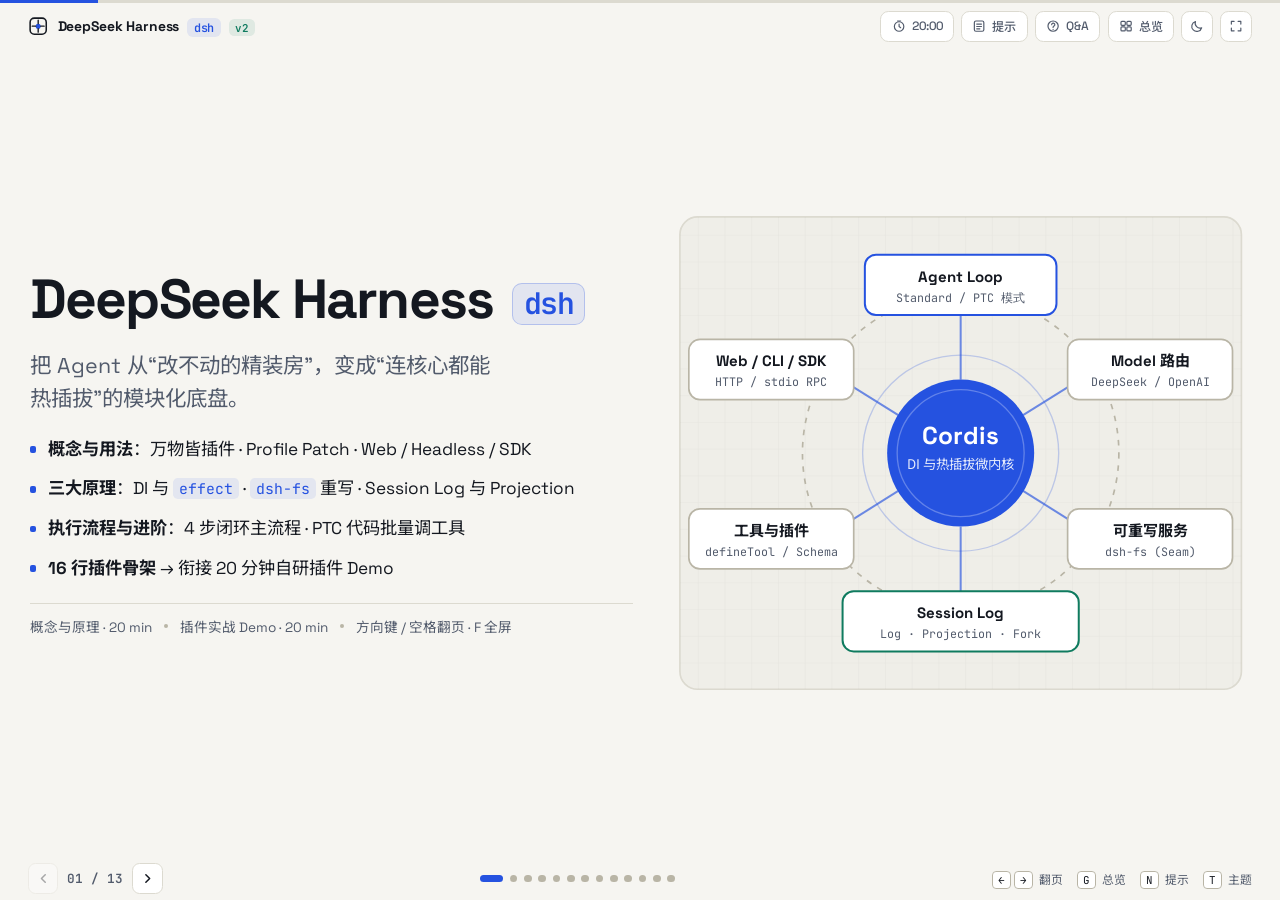
<file: index.html>
<!doctype html>
<html lang="zh-CN" data-theme="light">
<head>
  <meta charset="UTF-8" />
  <meta name="viewport" content="width=device-width, initial-scale=1.0" />
  <title>DeepSeek Harness (dsh) v2 — 核心概念、原理与流程</title>
  <meta name="description" content="面向程序员的 DeepSeek Harness (dsh) 20分钟简化版分享演示文稿 v2" />
  <link rel="preconnect" href="https://fonts.googleapis.com" />
  <link rel="preconnect" href="https://fonts.gstatic.com" crossorigin />
  <link href="https://fonts.googleapis.com/css2?family=JetBrains+Mono:wght@400;500;600&family=Noto+Sans+SC:wght@400;500;700;900&family=Space+Grotesk:wght@500;700&display=swap" rel="stylesheet" />
  <link rel="icon" type="image/svg+xml" href="data:image/svg+xml,%3Csvg xmlns='http://www.w3.org/2000/svg' viewBox='0 0 32 32'%3E%3Crect width='32' height='32' rx='8' fill='%232552E0'/%3E%3Cpath d='M9 11h14M9 16h10M9 21h14' stroke='%23fff' stroke-width='2.5' stroke-linecap='round'/%3E%3Ccircle cx='23' cy='16' r='2.5' fill='%23F59E0B'/%3E%3C/svg%3E" />
  <link rel="stylesheet" href="styles.css?v=7" />
</head>
<body>
  <div class="progress-track" aria-hidden="true">
    <div class="progress-fill" id="progressFill"></div>
  </div>

  <header class="topbar">
    <div class="brand">
      <svg class="brand-mark" viewBox="0 0 24 24" fill="none" aria-hidden="true">
        <rect x="2.5" y="2.5" width="19" height="19" rx="5" stroke="currentColor" stroke-width="1.8" />
        <circle cx="12" cy="12" r="3" fill="var(--accent)" />
        <path d="M12 5v4M12 15v4M5 12h4M15 12h4" stroke="currentColor" stroke-width="1.6" stroke-linecap="round" />
      </svg>
      <span class="brand-name">DeepSeek Harness <span class="mono-inline">dsh</span> <span class="ver-tag">v2</span></span>
    </div>

    <div class="topbar-actions">
      <button type="button" class="chip-btn timer-btn" id="timerBtn" title="点击开始/暂停 20 分钟倒计时，双击重置">
        <svg viewBox="0 0 18 18" fill="none" aria-hidden="true">
          <circle cx="9" cy="9.5" r="6" stroke="currentColor" stroke-width="1.5" />
          <path d="M9 6.5v3l2 1.5M7 2.5h4" stroke="currentColor" stroke-width="1.5" stroke-linecap="round" />
        </svg>
        <span id="timerDisplay" class="tabular">20:00</span>
      </button>

      <button type="button" class="chip-btn" id="notesBtn" title="切换讲者提示 (N)">
        <svg viewBox="0 0 18 18" fill="none" aria-hidden="true">
          <rect x="3" y="2.5" width="12" height="13" rx="2" stroke="currentColor" stroke-width="1.5" />
          <path d="M6 6.5h6M6 9.5h6M6 12.5h4" stroke="currentColor" stroke-width="1.5" stroke-linecap="round" />
        </svg>
        <span>提示</span>
      </button>

      <button type="button" class="chip-btn" id="qaBtn" title="查看高频 Q&A 速查 (Q)">
        <svg viewBox="0 0 18 18" fill="none" aria-hidden="true">
          <circle cx="9" cy="9" r="6.5" stroke="currentColor" stroke-width="1.5" />
          <path d="M7.2 7.2a2 2 0 1 1 2.8 1.8c-.6.3-1 .8-1 1.5v.3M9 13.2h.01" stroke="currentColor" stroke-width="1.5" stroke-linecap="round" />
        </svg>
        <span>Q&amp;A</span>
      </button>

      <button type="button" class="chip-btn" id="overviewBtn" title="幻灯片总览 (G)">
        <svg viewBox="0 0 18 18" fill="none" aria-hidden="true">
          <rect x="2.5" y="3" width="5.5" height="5" rx="1.2" stroke="currentColor" stroke-width="1.5" />
          <rect x="10" y="3" width="5.5" height="5" rx="1.2" stroke="currentColor" stroke-width="1.5" />
          <rect x="2.5" y="10" width="5.5" height="5" rx="1.2" stroke="currentColor" stroke-width="1.5" />
          <rect x="10" y="10" width="5.5" height="5" rx="1.2" stroke="currentColor" stroke-width="1.5" />
        </svg>
        <span>总览</span>
      </button>

      <button type="button" class="icon-btn" id="themeBtn" aria-label="切换明暗主题" title="切换明暗主题 (T)">
        <svg class="icon-sun" viewBox="0 0 18 18" fill="none" aria-hidden="true">
          <circle cx="9" cy="9" r="3.5" stroke="currentColor" stroke-width="1.5" />
          <path d="M9 2v1.8M9 14.2V16M2 9h1.8M14.2 9H16M4 4l1.3 1.3M12.7 12.7L14 14M14 4l-1.3 1.3M5.3 12.7L4 14" stroke="currentColor" stroke-width="1.5" stroke-linecap="round" />
        </svg>
        <svg class="icon-moon" viewBox="0 0 18 18" fill="none" aria-hidden="true">
          <path d="M14.8 11.1A6.2 6.2 0 0 1 6.9 3.2a6.4 6.4 0 1 0 7.9 7.9Z" stroke="currentColor" stroke-width="1.5" stroke-linejoin="round" />
        </svg>
      </button>

      <button type="button" class="icon-btn" id="fullscreenBtn" aria-label="全屏演示" title="全屏演示 (F)">
        <svg viewBox="0 0 18 18" fill="none" aria-hidden="true">
          <path d="M3 6.5V3h3.5M15 6.5V3h-3.5M3 11.5V15h3.5M15 11.5V15h-3.5" stroke="currentColor" stroke-width="1.5" stroke-linecap="round" stroke-linejoin="round" />
        </svg>
      </button>
    </div>
  </header>

  <main class="deck-viewport" id="deckViewport" aria-live="polite">
    <!-- ==================== SLIDE 1: COVER ==================== -->
    <section class="slide is-active" data-slide="1" data-title="封面：DeepSeek Harness (dsh)" data-time="00:00 · 1 min" data-note="开场：今天共 40 分钟，前 20 分钟用说人话的方式讲透 dsh 的概念、用法、三大原理、执行流程和 PTC 模式；后 20 分钟直接切屏看我写的几个插件 Demo。">
      <div class="slide-inner cover-grid">
        <div class="cover-copy">
          <h1 class="display-title">DeepSeek Harness <span class="accent-code">dsh</span></h1>
          <p class="cover-lead">把 Agent 从“改不动的精装房”，变成“连核心都能热插拔”的模块化底盘。</p>
          <ul class="bullet-list cover-agenda">
            <li><span class="bullet-dot"></span><strong>概念与用法</strong>：万物皆插件 · Profile Patch · Web / Headless / SDK</li>
            <li><span class="bullet-dot"></span><strong>三大原理</strong>：DI 与 <code>effect</code> · <code>dsh-fs</code> 重写 · Session Log 与 Projection</li>
            <li><span class="bullet-dot"></span><strong>执行流程与进阶</strong>：4 步闭环主流程 · PTC 代码批量调工具</li>
            <li><span class="bullet-dot"></span><strong>16 行插件骨架</strong> → 衔接 20 分钟自研插件 Demo</li>
          </ul>
          <div class="cover-meta">
            <span>概念与原理 · 20 min</span>
            <span class="meta-sep"></span>
            <span>插件实战 Demo · 20 min</span>
            <span class="meta-sep"></span>
            <span>方向键 / 空格翻页 · F 全屏</span>
          </div>
        </div>

        <div class="cover-visual">
          <svg class="diagram-svg" viewBox="0 0 520 440" role="img" aria-label="DeepSeek Harness 微内核插件底盘示意图">
            <defs>
              <pattern id="bpGrid" width="24" height="24" patternUnits="userSpaceOnUse">
                <path d="M 24 0 L 0 0 0 24" fill="none" stroke="var(--grid-line)" stroke-width="1" />
              </pattern>
            </defs>
            <rect x="8" y="8" width="504" height="424" rx="16" fill="var(--surface-alt)" stroke="var(--border)" stroke-width="1.5" />
            <rect x="8" y="8" width="504" height="424" rx="16" fill="url(#bpGrid)" />

            <circle cx="260" cy="220" r="142" fill="none" stroke="var(--border-strong)" stroke-width="1.5" stroke-dasharray="5 6" />
            <circle cx="260" cy="220" r="88" fill="none" stroke="var(--accent-soft-border)" stroke-width="1.2" />

            <g stroke="var(--accent)" stroke-width="1.8" opacity="0.65">
              <line x1="260" y1="154" x2="260" y2="96" />
              <line x1="316" y1="186" x2="380" y2="146" />
              <line x1="316" y1="254" x2="380" y2="294" />
              <line x1="260" y1="286" x2="260" y2="344" />
              <line x1="204" y1="254" x2="140" y2="294" />
              <line x1="204" y1="186" x2="140" y2="146" />
            </g>

            <circle cx="260" cy="220" r="66" fill="var(--accent)" />
            <circle cx="260" cy="220" r="57" fill="none" stroke="rgba(255,255,255,0.28)" stroke-width="1.2" />
            <text x="260" y="212" text-anchor="middle" fill="#FFFFFF" font-family="Space Grotesk, sans-serif" font-size="22" font-weight="700">Cordis</text>
            <text x="260" y="234" text-anchor="middle" fill="rgba(255,255,255,0.88)" font-family="Noto Sans SC, sans-serif" font-size="12">DI 与热插拔微内核</text>

            <g transform="translate(174, 42)">
              <rect width="172" height="54" rx="10" fill="var(--surface)" stroke="var(--accent)" stroke-width="1.8" />
              <text x="86" y="24" text-anchor="middle" fill="var(--ink)" font-size="13.5" font-weight="700">Agent Loop</text>
              <text x="86" y="42" text-anchor="middle" fill="var(--ink-muted)" font-family="JetBrains Mono, monospace" font-size="10.5">Standard / PTC 模式</text>
            </g>

            <g transform="translate(356, 118)">
              <rect width="148" height="54" rx="10" fill="var(--surface)" stroke="var(--border-strong)" stroke-width="1.5" />
              <text x="74" y="24" text-anchor="middle" fill="var(--ink)" font-size="13.5" font-weight="700">Model 路由</text>
              <text x="74" y="42" text-anchor="middle" fill="var(--ink-muted)" font-family="JetBrains Mono, monospace" font-size="10.5">DeepSeek / OpenAI</text>
            </g>

            <g transform="translate(356, 270)">
              <rect width="148" height="54" rx="10" fill="var(--surface)" stroke="var(--border-strong)" stroke-width="1.5" />
              <text x="74" y="24" text-anchor="middle" fill="var(--ink)" font-size="13.5" font-weight="700">可重写服务</text>
              <text x="74" y="42" text-anchor="middle" fill="var(--ink-muted)" font-family="JetBrains Mono, monospace" font-size="10.5">dsh-fs (Seam)</text>
            </g>

            <g transform="translate(154, 344)">
              <rect width="212" height="54" rx="10" fill="var(--surface)" stroke="var(--emerald)" stroke-width="1.8" />
              <text x="106" y="24" text-anchor="middle" fill="var(--ink)" font-size="13.5" font-weight="700">Session Log</text>
              <text x="106" y="42" text-anchor="middle" fill="var(--ink-muted)" font-family="JetBrains Mono, monospace" font-size="10.5">Log · Projection · Fork</text>
            </g>

            <g transform="translate(16, 270)">
              <rect width="148" height="54" rx="10" fill="var(--surface)" stroke="var(--border-strong)" stroke-width="1.5" />
              <text x="74" y="24" text-anchor="middle" fill="var(--ink)" font-size="13.5" font-weight="700">工具与插件</text>
              <text x="74" y="42" text-anchor="middle" fill="var(--ink-muted)" font-family="JetBrains Mono, monospace" font-size="10.5">defineTool / Schema</text>
            </g>

            <g transform="translate(16, 118)">
              <rect width="148" height="54" rx="10" fill="var(--surface)" stroke="var(--border-strong)" stroke-width="1.5" />
              <text x="74" y="24" text-anchor="middle" fill="var(--ink)" font-size="13.5" font-weight="700">Web / CLI / SDK</text>
              <text x="74" y="42" text-anchor="middle" fill="var(--ink-muted)" font-family="JetBrains Mono, monospace" font-size="10.5">HTTP / stdio RPC</text>
            </g>
          </svg>
        </div>
      </div>
    </section>

    <!-- ==================== SLIDE 2: WHY HARNESS ==================== -->
    <section class="slide" data-slide="2" data-title="为什么需要 Harness？" data-time="01:00 · 1.5 min" data-note="人话比喻：大模型是 V8 发动机，Harness 是底盘。下面 3 个痛点后面都会逐一给出 dsh 的解法：换文件沙箱（第7页）、长对话不丢历史保缓存（第8-9页）、换批量调工具循环（第11页 PTC）。">
      <div class="slide-inner">
        <div class="slide-head">
          <h2>为什么需要 Harness？别再魔改“精装房”</h2>
        </div>

        <div class="split-2">
          <div class="visual-panel">
            <svg class="diagram-svg" viewBox="0 0 540 380" role="img" aria-label="LLM 发动机与 Harness 底盘以及精装房痛点对比">
              <rect x="16" y="14" width="508" height="148" rx="14" fill="var(--surface-alt)" stroke="var(--border)" stroke-width="1.4" />
              <text x="36" y="42" fill="var(--ink-muted)" font-size="12" font-weight="700">一句话理解 HARNESS</text>

              <rect x="36" y="58" width="152" height="82" rx="10" fill="var(--surface)" stroke="var(--border-strong)" stroke-width="1.5" />
              <text x="112" y="92" text-anchor="middle" fill="var(--ink)" font-size="16" font-weight="700">LLM 大模型</text>
              <text x="112" y="116" text-anchor="middle" fill="var(--ink-muted)" font-size="12">V8 发动机（纯推理）</text>

              <text x="210" y="106" text-anchor="middle" fill="var(--accent)" font-size="24" font-weight="700">+</text>

              <rect x="234" y="58" width="270" height="82" rx="10" fill="var(--accent-soft)" stroke="var(--accent)" stroke-width="1.8" />
              <text x="369" y="90" text-anchor="middle" fill="var(--accent)" font-size="16" font-weight="700">Harness 运行时底盘</text>
              <text x="369" y="114" text-anchor="middle" fill="var(--ink)" font-size="12">读写文件 · 调工具 · 记日志 · 倒车回放</text>

              <rect x="16" y="184" width="508" height="182" rx="14" fill="var(--surface-alt)" stroke="var(--border)" stroke-width="1.4" />
              <text x="36" y="212" fill="var(--warm)" font-size="12" font-weight="700">传统 Agent 的“精装房”困境</text>

              <rect x="36" y="228" width="292" height="118" rx="10" fill="var(--warm-soft)" stroke="var(--warm)" stroke-width="1.6" />
              <text x="182" y="254" text-anchor="middle" fill="var(--warm)" font-size="13.5" font-weight="700">写死的承重墙（Hardcoded Core）</text>
              <g font-family="JetBrains Mono, monospace" font-size="11.5" fill="var(--ink)">
                <rect x="52" y="268" width="122" height="28" rx="6" fill="var(--surface)" stroke="var(--border)" />
                <text x="113" y="286" text-anchor="middle">Agent Loop</text>
                <rect x="188" y="268" width="124" height="28" rx="6" fill="var(--surface)" stroke="var(--border)" />
                <text x="250" y="286" text-anchor="middle">messages[]</text>
                <rect x="52" y="304" width="122" height="28" rx="6" fill="var(--surface)" stroke="var(--border)" />
                <text x="113" y="322" text-anchor="middle">本地文件读写</text>
                <rect x="188" y="304" width="124" height="28" rx="6" fill="var(--surface)" stroke="var(--border)" />
                <text x="250" y="322" text-anchor="middle">工具调度 / UI</text>
              </g>

              <path d="M328 287 L366 287" stroke="var(--ink-muted)" stroke-width="1.6" stroke-dasharray="4 4" />
              <rect x="368" y="246" width="136" height="82" rx="10" fill="var(--surface)" stroke="var(--border-strong)" stroke-width="1.5" />
              <text x="436" y="280" text-anchor="middle" fill="var(--ink)" font-size="13" font-weight="700">唯一外挂口</text>
              <text x="436" y="304" text-anchor="middle" fill="var(--ink-muted)" font-family="JetBrains Mono, monospace" font-size="11.5">Tools / MCP</text>
            </svg>
          </div>

          <div class="content-col">
            <ul class="bullet-list large-bullets">
              <li><span class="bullet-dot"></span><strong>发动机 vs 底盘</strong>：模型负责想，Harness 负责把能力落地干活</li>
              <li><span class="bullet-dot"></span><strong>痛点 1（换底座）</strong>：本地读写切进远程沙箱，核心耦合难改</li>
              <li><span class="bullet-dot"></span><strong>痛点 2（长对话）</strong>：原地截断消息数组，既丢历史又打穿缓存</li>
              <li><span class="bullet-dot"></span><strong>痛点 3（改循环）</strong>：一步步调工具太慢，想换执行模式只能 Fork</li>
            </ul>
            <div class="takeaway-strip">
              <strong>dsh 的思路：</strong>不做改不动的精装房，做成<strong>连核心都能热插拔</strong>的底盘。
            </div>
          </div>
        </div>
      </div>
    </section>

    <!-- ==================== SLIDE 3: EVERYTHING IS A PLUGIN ==================== -->
    <section class="slide" data-slide="3" data-title="核心理念：万物皆插件" data-time="02:30 · 1.5 min" data-note="用对比表讲透“无特权核心”：官方内置模块和我们自己写的插件完全平权，不用 Fork 源码，改配置就能替换。">
      <div class="slide-inner">
        <div class="slide-head">
          <h2>核心理念：什么是真正的“万物皆插件”？</h2>
        </div>

        <div class="split-2 wide-left">
          <div class="table-panel">
            <table class="compare-table">
              <thead>
                <tr>
                  <th>维度</th>
                  <th>传统 Agent 框架</th>
                  <th class="col-dsh">DeepSeek Harness (dsh)</th>
                </tr>
              </thead>
              <tbody>
                <tr>
                  <td>架构隐喻</td>
                  <td>主板焊死，仅留 USB 外设口</td>
                  <td class="col-dsh">乐高底板 / 微内核，全模块平权</td>
                </tr>
                <tr>
                  <td>可换范围</td>
                  <td>Tools、MCP、少量钩子</td>
                  <td class="col-dsh">模型、文件、工具、日志、UI、<strong>Agent Loop</strong></td>
                </tr>
                <tr>
                  <td>核心特权</td>
                  <td>庞大且硬编码的 Core</td>
                  <td class="col-dsh"><strong>无特权核心</strong>（底层只有薄 Cordis 容器）</td>
                </tr>
                <tr>
                  <td>定制方式</td>
                  <td>Fork 仓库魔改，难跟上游升级</td>
                  <td class="col-dsh">写一份 <code>cordis.patch.yml</code> 覆盖或插入</td>
                </tr>
              </tbody>
            </table>
          </div>

          <div class="content-col">
            <ul class="bullet-list large-bullets">
              <li><span class="bullet-dot"></span><strong>平权设计</strong>：系统内置模块与自研插件地位完全一致</li>
              <li><span class="bullet-dot"></span><strong>按需拼装</strong>：同一套底座，配出 Web、Headless、SDK 三种形态</li>
              <li><span class="bullet-dot"></span><strong>运行热插拔</strong>：插件按依赖自动挂载，卸载时自动清理资源</li>
            </ul>
            <div class="takeaway-strip">
              接下来先看<strong>怎么配（Profile Patch）</strong>、<strong>怎么用（3 种方式）</strong>，再拆<strong>底层原理与流程</strong>。
            </div>
          </div>
        </div>
      </div>
    </section>

    <!-- ==================== SLIDE 4: PROFILE & PATCH ==================== -->
    <section class="slide" data-slide="4" data-title="Profile 与 cordis.patch.yml 拼装过程" data-time="04:00 · 2 min" data-note="讲清 dsh 最核心的配置机制：不要手改 cordis.yml，而是通过 cordis.patch.yml 按 id 覆盖 config 或用 insert 挂载新插件。提醒坑点：patch 对 config 是整块替换，不是深度合并，调完用 --dump-config 看最终树。">
      <div class="slide-inner">
        <div class="slide-head">
          <h2>Profile 与 Patch：插件树是怎么一层层“补丁”出来的？</h2>
        </div>

        <div class="split-2">
          <div class="code-stack">
            <div class="code-window">
              <div class="code-header">
                <span class="code-file">~/.dsh/profiles/web/cordis.patch.yml</span>
                <span class="code-lang">PATCH YAML</span>
              </div>
              <pre class="code-body code-snug"><code><span class="tok-cm"># 1. 按 id 覆盖已有插件配置（注意：整块替换 config）</span>
- <span class="tok-kw">id</span>: <span class="tok-str">system-prompt</span>
  <span class="tok-kw">config</span>:
    <span class="tok-kw">personaPrefix</span>: <span class="tok-str">"你是团队研发助手，改代码前先跑单测。"</span>

<span class="tok-cm"># 2. 替换某个内置能力（例如把本地 fs 换成沙箱版）</span>
- <span class="tok-kw">id</span>: <span class="tok-str">fs-provider</span>
  <span class="tok-kw">name</span>: <span class="tok-str">'@my-org/dsh-fs-sandbox'</span>

<span class="tok-cm"># 3. insert：往插件树里挂载新插件</span>
- <span class="tok-kw">insert</span>:
    - <span class="tok-kw">id</span>: <span class="tok-str">my-metrics</span>
      <span class="tok-kw">name</span>: <span class="tok-str">'@my-org/dsh-metrics-plugin'</span>
      <span class="tok-kw">config</span>: { <span class="tok-kw">strict</span>: <span class="tok-kw">true</span> }</code></pre>
            </div>

            <div class="code-window compact">
              <div class="code-header">
                <span class="code-file">调试最终合并结果</span>
                <span class="code-lang">CLI</span>
              </div>
              <pre class="code-body"><code><span class="tok-fn">dsh</span> --profile web --dump-config   <span class="tok-cm"># 一键打印合并后的完整配置树</span></code></pre>
            </div>
          </div>

          <div class="content-col">
            <svg class="diagram-svg patch-svg" viewBox="0 0 540 282" role="img" aria-label="Profile Patch 层层叠加生效流程图">
              <rect x="6" y="6" width="528" height="270" rx="14" fill="var(--surface-alt)" stroke="var(--border)" stroke-width="1.3" />
              <text x="24" y="32" fill="var(--ink-muted)" font-size="12" font-weight="700">PATCH 叠加顺序（后层覆盖前层）</text>

              <rect x="24" y="46" width="234" height="44" rx="8" fill="var(--surface)" stroke="var(--border-strong)" stroke-width="1.4" />
              <text x="38" y="66" fill="var(--ink)" font-size="12.5" font-weight="700">1. Profile 默认 Bundles</text>
              <text x="38" y="82" fill="var(--ink-muted)" font-family="JetBrains Mono, monospace" font-size="10.5">dsh-base + loop + web/headless</text>

              <rect x="24" y="102" width="234" height="44" rx="8" fill="var(--accent-soft)" stroke="var(--accent)" stroke-width="1.7" />
              <text x="38" y="122" fill="var(--accent)" font-size="12.5" font-weight="700">2. Profile Patch（最常用）</text>
              <text x="38" y="138" fill="var(--ink-muted)" font-family="JetBrains Mono, monospace" font-size="10.5">profiles/&lt;name&gt;/cordis.patch.yml</text>

              <rect x="24" y="158" width="234" height="44" rx="8" fill="var(--surface)" stroke="var(--border-strong)" stroke-width="1.4" />
              <text x="38" y="178" fill="var(--ink)" font-size="12.5" font-weight="700">3. 全局 Home Patch</text>
              <text x="38" y="194" fill="var(--ink-muted)" font-family="JetBrains Mono, monospace" font-size="10.5">~/.dsh/cordis.patch.yml</text>

              <rect x="24" y="214" width="234" height="44" rx="8" fill="var(--warm-soft)" stroke="var(--warm)" stroke-width="1.4" />
              <text x="38" y="234" fill="var(--warm)" font-size="12.5" font-weight="700">4. CLI 临时覆盖</text>
              <text x="38" y="250" fill="var(--ink-muted)" font-family="JetBrains Mono, monospace" font-size="10.5">dsh --patch override.yml</text>

              <path d="M258 68 C 296 68, 290 152, 326 152" fill="none" stroke="var(--border-strong)" stroke-width="1.6" />
              <path d="M258 124 C 292 124, 294 152, 326 152" fill="none" stroke="var(--accent)" stroke-width="2" />
              <path d="M258 180 C 292 180, 294 152, 326 152" fill="none" stroke="var(--border-strong)" stroke-width="1.6" />
              <path d="M258 236 C 296 236, 290 152, 326 152" fill="none" stroke="var(--warm)" stroke-width="1.6" />
              <polygon points="324,147 334,152 324,157" fill="var(--accent)" />

              <rect x="336" y="72" width="180" height="160" rx="12" fill="var(--surface)" stroke="var(--emerald)" stroke-width="1.8" />
              <text x="426" y="100" text-anchor="middle" fill="var(--emerald)" font-size="13" font-weight="700">最终生效插件树</text>
              <g font-family="JetBrains Mono, monospace" font-size="10.8" fill="var(--ink)">
                <rect x="352" y="114" width="148" height="24" rx="5" fill="var(--surface-alt)" />
                <text x="426" y="130" text-anchor="middle">system-prompt (新)</text>
                <rect x="352" y="146" width="148" height="24" rx="5" fill="var(--emerald-soft)" />
                <text x="426" y="162" text-anchor="middle" fill="var(--emerald)">fs-sandbox (替换)</text>
                <rect x="352" y="178" width="148" height="24" rx="5" fill="var(--accent-soft)" />
                <text x="426" y="194" text-anchor="middle" fill="var(--accent)">my-metrics (插入)</text>
              </g>
              <text x="426" y="220" text-anchor="middle" fill="var(--ink-muted)" font-size="10.5">交给 Cordis 启动挂载</text>
            </svg>

            <ul class="bullet-list compact-bullets">
              <li><span class="bullet-dot"></span><strong>不改源码</strong>：所有定制都写在 <code>cordis.patch.yml</code></li>
              <li><span class="bullet-dot"></span><strong>按 <code>id</code> 定位</strong>：支持改配置、换实现、<code>insert</code> 挂新插件</li>
              <li><span class="bullet-dot"></span><strong>避坑提示</strong>：<code>config</code> 是整块替换（非深度合并），随时用 <code>--dump-config</code> 核对</li>
            </ul>
          </div>
        </div>
      </div>
    </section>

    <!-- ==================== SLIDE 5: 3 MODES (WEB / HEADLESS / SDK) ==================== -->
    <section class="slide" data-slide="5" data-title="三种使用方式：Web · Headless · SDK" data-time="06:00 · 2 min" data-note="点上方三个标签切换演示 Web、Headless 和 SDK 三种真实用法：日常开发用 Web 工作台，CI/脚本自动化用 Headless 一次性执行，把 Agent 嵌进自己业务系统就用 SDK 走 JSON-RPC。">
      <div class="slide-inner">
        <div class="slide-head head-with-controls">
          <h2>三种使用方式：Web · Headless · SDK</h2>
          <div class="seg-control" role="tablist" aria-label="切换使用方式">
            <button type="button" class="seg-btn is-active" data-mode="web" role="tab" aria-selected="true">1. Web 工作台</button>
            <button type="button" class="seg-btn" data-mode="headless" role="tab" aria-selected="false">2. Headless 无头命令行</button>
            <button type="button" class="seg-btn" data-mode="sdk" role="tab" aria-selected="false">3. SDK 编程接入</button>
          </div>
        </div>

        <div class="split-2 balanced-wide">
          <div class="visual-panel">
            <!-- Mode 1: Web -->
            <svg class="diagram-svg mode-svg" id="modeSvgWeb" viewBox="0 0 580 330" role="img" aria-label="Web 工作台使用方式架构图">
              <rect x="8" y="8" width="564" height="314" rx="14" fill="var(--surface-alt)" stroke="var(--border)" stroke-width="1.3" />
              <text x="28" y="38" fill="var(--accent)" font-size="13" font-weight="700">方式一：Web 工作台（日常交互开发 · 开箱即用）</text>

              <rect x="28" y="64" width="218" height="218" rx="12" fill="var(--surface)" stroke="var(--accent)" stroke-width="1.8" />
              <rect x="28" y="64" width="218" height="32" rx="12" fill="var(--accent-soft)" />
              <circle cx="46" cy="80" r="4" fill="var(--warm)" />
              <circle cx="60" cy="80" r="4" fill="#eab308" />
              <circle cx="74" cy="80" r="4" fill="var(--emerald)" />
              <text x="148" y="84" text-anchor="middle" fill="var(--ink-muted)" font-family="JetBrains Mono, monospace" font-size="10.5">127.0.0.1:3080</text>
              <rect x="44" y="110" width="84" height="154" rx="7" fill="var(--surface-alt)" stroke="var(--border)" />
              <text x="86" y="138" text-anchor="middle" fill="var(--ink)" font-size="11.5" font-weight="700">对话时间线</text>
              <text x="86" y="162" text-anchor="middle" fill="var(--ink-muted)" font-size="10.5">流式思考</text>
              <text x="86" y="184" text-anchor="middle" fill="var(--ink-muted)" font-size="10.5">一键 Fork</text>
              <text x="86" y="206" text-anchor="middle" fill="var(--accent)" font-size="10.5" font-weight="600">实时日志视图</text>
              <rect x="138" y="110" width="92" height="154" rx="7" fill="var(--surface-alt)" stroke="var(--border)" />
              <text x="184" y="138" text-anchor="middle" fill="var(--ink)" font-size="11.5" font-weight="700">文件 &amp; 插件</text>
              <text x="184" y="162" text-anchor="middle" fill="var(--ink-muted)" font-size="10.5">工作区浏览</text>
              <text x="184" y="184" text-anchor="middle" fill="var(--ink-muted)" font-size="10.5">配置表单</text>
              <text x="184" y="206" text-anchor="middle" fill="var(--emerald)" font-size="10.5" font-weight="600">插件开关热载</text>

              <line x1="246" y1="173" x2="328" y2="173" stroke="var(--accent)" stroke-width="2" />
              <polygon points="326,168 336,173 326,178" fill="var(--accent)" />
              <polygon points="256,168 246,173 256,178" fill="var(--accent)" />
              <text x="291" y="158" text-anchor="middle" fill="var(--ink-muted)" font-family="JetBrains Mono, monospace" font-size="10.5">HTTP / WS</text>

              <rect x="338" y="88" width="212" height="170" rx="12" fill="var(--surface)" stroke="var(--border-strong)" stroke-width="1.6" />
              <text x="444" y="118" text-anchor="middle" fill="var(--ink)" font-size="14" font-weight="700">dsh Runtime</text>
              <text x="444" y="138" text-anchor="middle" fill="var(--accent)" font-family="JetBrains Mono, monospace" font-size="11">profile: web</text>
              <rect x="358" y="154" width="172" height="36" rx="7" fill="var(--accent-soft)" />
              <text x="444" y="177" text-anchor="middle" fill="var(--accent)" font-size="11.5" font-weight="600">dsh-web-ui 插件</text>
              <rect x="358" y="202" width="172" height="36" rx="7" fill="var(--surface-alt)" stroke="var(--border)" />
              <text x="444" y="225" text-anchor="middle" fill="var(--ink)" font-size="11.5">Loop · Tools · Session Log</text>

              <text x="290" y="306" text-anchor="middle" fill="var(--ink-muted)" font-size="12">最适合：个人日常写代码、调试插件、可视化查看上下文</text>
            </svg>

            <!-- Mode 2: Headless -->
            <svg class="diagram-svg mode-svg is-hidden" id="modeSvgHeadless" viewBox="0 0 580 330" role="img" aria-label="Headless 无头命令行使用方式架构图">
              <rect x="8" y="8" width="564" height="314" rx="14" fill="var(--surface-alt)" stroke="var(--border)" stroke-width="1.3" />
              <text x="28" y="38" fill="var(--emerald)" font-size="13" font-weight="700">方式二：Headless 无头模式（CI / 批处理 · 跑完即退）</text>

              <rect x="28" y="90" width="150" height="156" rx="12" fill="var(--surface)" stroke="var(--emerald)" stroke-width="1.8" />
              <text x="103" y="122" text-anchor="middle" fill="var(--ink)" font-size="13.5" font-weight="700">CI / 定时脚本</text>
              <text x="103" y="148" text-anchor="middle" fill="var(--ink-muted)" font-size="11.5">GitHub Actions</text>
              <text x="103" y="170" text-anchor="middle" fill="var(--ink-muted)" font-size="11.5">Cron / Shell</text>
              <rect x="44" y="190" width="118" height="36" rx="7" fill="var(--emerald-soft)" />
              <text x="103" y="213" text-anchor="middle" fill="var(--emerald)" font-family="JetBrains Mono, monospace" font-size="10.8">传入任务 Prompt</text>

              <line x1="178" y1="168" x2="218" y2="168" stroke="var(--emerald)" stroke-width="2" />
              <polygon points="216,163 226,168 216,173" fill="var(--emerald)" />

              <rect x="228" y="76" width="174" height="184" rx="12" fill="var(--surface)" stroke="var(--border-strong)" stroke-width="1.6" />
              <text x="315" y="106" text-anchor="middle" fill="var(--ink)" font-size="14" font-weight="700">dsh 一次性进程</text>
              <text x="315" y="126" text-anchor="middle" fill="var(--emerald)" font-family="JetBrains Mono, monospace" font-size="11">profile: headless</text>
              <rect x="244" y="142" width="142" height="30" rx="6" fill="var(--surface-alt)" />
              <text x="315" y="162" text-anchor="middle" fill="var(--ink)" font-size="11">无浏览器 · 不占端口</text>
              <rect x="244" y="180" width="142" height="30" rx="6" fill="var(--surface-alt)" />
              <text x="315" y="200" text-anchor="middle" fill="var(--ink)" font-size="11">自动执行直到完成</text>
              <rect x="244" y="218" width="142" height="30" rx="6" fill="var(--emerald-soft)" />
              <text x="315" y="238" text-anchor="middle" fill="var(--emerald)" font-size="11" font-weight="600">落盘 Session Log</text>

              <line x1="402" y1="168" x2="438" y2="168" stroke="var(--emerald)" stroke-width="2" />
              <polygon points="436,163 446,168 436,173" fill="var(--emerald)" />

              <rect x="448" y="100" width="104" height="136" rx="12" fill="var(--surface)" stroke="var(--border-strong)" stroke-width="1.5" />
              <text x="500" y="132" text-anchor="middle" fill="var(--ink)" font-size="13" font-weight="700">标准输出</text>
              <text x="500" y="160" text-anchor="middle" fill="var(--ink-muted)" font-family="JetBrains Mono, monospace" font-size="11">stdout 结果</text>
              <rect x="462" y="182" width="76" height="32" rx="6" fill="var(--emerald-soft)" />
              <text x="500" y="202" text-anchor="middle" fill="var(--emerald)" font-family="JetBrains Mono, monospace" font-size="11" font-weight="600">exit 0/1</text>

              <text x="290" y="306" text-anchor="middle" fill="var(--ink-muted)" font-size="12">最适合：PR 自动审查、批量修单测、流水线定时重构</text>
            </svg>

            <!-- Mode 3: SDK -->
            <svg class="diagram-svg mode-svg is-hidden" id="modeSvgSdk" viewBox="0 0 580 330" role="img" aria-label="SDK 编程接入使用方式架构图">
              <rect x="8" y="8" width="564" height="314" rx="14" fill="var(--surface-alt)" stroke="var(--border)" stroke-width="1.3" />
              <text x="28" y="38" fill="var(--warm)" font-size="13" font-weight="700">方式三：SDK 编程接入（把 dsh 嵌进你的业务系统）</text>

              <rect x="28" y="78" width="178" height="182" rx="12" fill="var(--surface)" stroke="var(--warm)" stroke-width="1.8" />
              <text x="117" y="108" text-anchor="middle" fill="var(--ink)" font-size="13.5" font-weight="700">你的业务应用</text>
              <text x="117" y="128" text-anchor="middle" fill="var(--ink-muted)" font-size="11">Python / TS / Rust / IDE</text>
              <rect x="44" y="148" width="146" height="40" rx="7" fill="var(--warm-soft)" />
              <text x="117" y="173" text-anchor="middle" fill="var(--warm)" font-family="JetBrains Mono, monospace" font-size="11.5" font-weight="600">DSHClient SDK</text>
              <text x="117" y="214" text-anchor="middle" fill="var(--ink-muted)" font-size="11">创建/恢复 Session</text>
              <text x="117" y="236" text-anchor="middle" fill="var(--ink-muted)" font-size="11">实时消费流式事件</text>

              <line x1="206" y1="169" x2="344" y2="169" stroke="var(--warm)" stroke-width="2" stroke-dasharray="5 4" />
              <polygon points="342,164 352,169 342,174" fill="var(--warm)" />
              <polygon points="216,164 206,169 216,174" fill="var(--warm)" />
              <rect x="220" y="142" width="118" height="54" rx="9" fill="var(--surface)" stroke="var(--warm)" stroke-width="1.5" />
              <text x="279" y="165" text-anchor="middle" fill="var(--warm)" font-family="JetBrains Mono, monospace" font-size="11" font-weight="700">JSON-RPC</text>
              <text x="279" y="183" text-anchor="middle" fill="var(--ink-muted)" font-size="10.5">独立子进程通信</text>

              <rect x="354" y="78" width="196" height="182" rx="12" fill="var(--surface)" stroke="var(--border-strong)" stroke-width="1.6" />
              <text x="452" y="108" text-anchor="middle" fill="var(--ink)" font-size="13.5" font-weight="700">dsh 托管子进程</text>
              <text x="452" y="128" text-anchor="middle" fill="var(--accent)" font-family="JetBrains Mono, monospace" font-size="11">profile: sdk</text>
              <rect x="372" y="148" width="160" height="38" rx="7" fill="var(--accent-soft)" />
              <text x="452" y="172" text-anchor="middle" fill="var(--accent)" font-size="11.5" font-weight="600">多 Session 并发管理</text>
              <rect x="372" y="198" width="160" height="38" rx="7" fill="var(--surface-alt)" stroke="var(--border)" />
              <text x="452" y="222" text-anchor="middle" fill="var(--ink)" font-size="11.5">独立隔离，不拖垮宿主</text>

              <text x="290" y="306" text-anchor="middle" fill="var(--ink-muted)" font-size="12">最适合：企业内部 Agent 平台、定制 IDE 插件、多 Agent 编排</text>
            </svg>
          </div>

          <div class="content-col">
            <div class="code-window" id="modeCodeWeb">
              <div class="code-header">
                <span class="code-file">启动 Web 工作台</span>
                <span class="code-lang">SHELL</span>
              </div>
              <pre class="code-body"><code><span class="tok-cm"># 一条命令启动本地 Web UI (默认 :3080)</span>
<span class="tok-fn">npx</span> @deepseek-ai/dsh web

<span class="tok-cm"># 安装社区或团队自研插件</span>
<span class="tok-fn">dsh</span> plugin add &lt;plugin-name&gt;</code></pre>
            </div>

            <div class="code-window is-hidden" id="modeCodeHeadless">
              <div class="code-header">
                <span class="code-file">Headless 命令行 / CI 跑批</span>
                <span class="code-lang">SHELL</span>
              </div>
              <pre class="code-body"><code><span class="tok-cm"># 不起浏览器，执行完打印结果并按状态码退出</span>
<span class="tok-kw">export</span> DEEPSEEK_API_KEY=<span class="tok-str">"sk-..."</span>
<span class="tok-fn">dsh</span> --profile headless <span class="tok-str">"修复当前仓库失败的单测"</span></code></pre>
            </div>

            <div class="code-window is-hidden" id="modeCodeSdk">
              <div class="code-header">
                <span class="code-file">Python SDK 接入示例</span>
                <span class="code-lang">PYTHON</span>
              </div>
              <pre class="code-body"><code><span class="tok-kw">from</span> dsh <span class="tok-kw">import</span> DSHClient

<span class="tok-cm"># 连接本地 dsh 服务，或托管 stdio 子进程</span>
client = <span class="tok-fn">DSHClient</span>(<span class="tok-str">"http://127.0.0.1:3080"</span>)
session = client.<span class="tok-fn">create_session</span>()
<span class="tok-kw">for</span> event <span class="tok-kw">in</span> session.<span class="tok-fn">send</span>(<span class="tok-str">"总结这个仓库的核心模块"</span>):
    <span class="tok-fn">print</span>(event)</code></pre>
            </div>

            <ul class="bullet-list large-bullets">
              <li><span class="bullet-dot"></span><strong>Web 模式</strong>：浏览器可视化交互，适合日常编码与插件调试</li>
              <li><span class="bullet-dot"></span><strong>Headless 模式</strong>：无 UI 单次运行，直接接进 CI / 定时任务</li>
              <li><span class="bullet-dot"></span><strong>SDK 模式</strong>：通过 JSON-RPC 跨语言调用，嵌入业务系统</li>
            </ul>
          </div>
        </div>
      </div>
    </section>

    <!-- ==================== SLIDE 6: PRINCIPLE 1 CORDIS DI & EFFECT ==================== -->
    <section class="slide" data-slide="6" data-title="原理一：Cordis 依赖注入与 effect 自动清理" data-time="08:00 · 2 min" data-note="重点讲清两个概念：1) 依赖注入（DI）：类似 Spring/NestJS，声明 inject 后由 Cordis 自动注入 ctx.fs 等服务，而且支持运行时动态上下线；2) effect：副作用都包进 ctx.effect，返回清理函数，热卸载时自动逆序回滚，不漏资源。">
      <div class="slide-inner">
        <div class="slide-head">
          <h2>原理一：Cordis 依赖注入（DI）+ <code>effect</code> 自动清理</h2>
        </div>

        <div class="split-2">
          <div class="code-window">
            <div class="code-header">
              <span class="code-file">sync-plugin.ts</span>
              <span class="code-lang">TypeScript · 13 Lines</span>
            </div>
            <pre class="code-body"><code><span class="tok-kw">import type</span> { Context } <span class="tok-kw">from</span> <span class="tok-str">'@deepseek-ai/cordis'</span>

<span class="tok-kw">export const</span> name = <span class="tok-str">'rules-sync'</span>

<span class="tok-cm">// 1. 依赖注入（DI）：声明我需要哪些服务</span>
<span class="tok-kw">export const</span> <span class="tok-fn">inject</span> = [<span class="tok-str">'fs'</span>, <span class="tok-str">'tools'</span>]

<span class="tok-kw">export function</span> <span class="tok-fn">apply</span>(ctx: Context) {
  <span class="tok-cm">// 2. 可逆副作用：挂载时执行，卸载/热更新时自动清理</span>
  ctx.<span class="tok-fn">effect</span>(() =&gt; {
    <span class="tok-kw">const</span> timer = <span class="tok-fn">setInterval</span>(() =&gt; syncRules(ctx.fs), <span class="tok-num">60_000</span>)
    <span class="tok-kw">return</span> () =&gt; <span class="tok-fn">clearInterval</span>(timer)
  })
}</code></pre>
          </div>

          <div class="content-col">
            <svg class="diagram-svg compact-svg" viewBox="0 0 500 206" role="img" aria-label="Cordis 响应式依赖注入与 effect 自动回收图">
              <rect x="6" y="6" width="488" height="194" rx="12" fill="var(--surface-alt)" stroke="var(--border)" stroke-width="1.3" />

              <text x="24" y="32" fill="var(--accent)" font-size="12.5" font-weight="700">1. 响应式依赖注入（DI）</text>
              <rect x="24" y="48" width="88" height="32" rx="7" fill="var(--surface)" stroke="var(--emerald)" stroke-width="1.5" />
              <text x="68" y="69" text-anchor="middle" fill="var(--ink)" font-family="JetBrains Mono, monospace" font-size="11.5">ctx.fs</text>
              <rect x="124" y="48" width="96" height="32" rx="7" fill="var(--surface)" stroke="var(--emerald)" stroke-width="1.5" />
              <text x="172" y="69" text-anchor="middle" fill="var(--ink)" font-family="JetBrains Mono, monospace" font-size="11.5">ctx.tools</text>

              <path d="M68 80 L110 116 M172 80 L130 116" stroke="var(--emerald)" stroke-width="1.6" />
              <rect x="44" y="118" width="152" height="38" rx="8" fill="var(--accent-soft)" stroke="var(--accent)" stroke-width="1.6" />
              <text x="120" y="141" text-anchor="middle" fill="var(--accent)" font-family="JetBrains Mono, monospace" font-size="11.8" font-weight="600">注入就绪 → 激活</text>
              <text x="120" y="180" text-anchor="middle" fill="var(--ink-muted)" font-size="11.5">服务下线 → 自动级联停用</text>

              <line x1="244" y1="22" x2="244" y2="184" stroke="var(--border)" stroke-width="1.2" stroke-dasharray="4 4" />

              <text x="264" y="32" fill="var(--warm)" font-size="12.5" font-weight="700">2. ctx.effect 自动回收</text>
              <rect x="264" y="50" width="208" height="34" rx="7" fill="var(--surface)" stroke="var(--border-strong)" />
              <text x="368" y="72" text-anchor="middle" fill="var(--ink)" font-family="JetBrains Mono, monospace" font-size="11.5">挂载：分配定时器 / 连接 / 工具</text>
              <path d="M368 84 L368 114" stroke="var(--warm)" stroke-width="1.6" />
              <polygon points="363,110 368,118 373,110" fill="var(--warm)" />
              <rect x="264" y="118" width="208" height="38" rx="8" fill="var(--warm-soft)" stroke="var(--warm)" stroke-width="1.5" />
              <text x="368" y="141" text-anchor="middle" fill="var(--warm)" font-size="12" font-weight="700">卸载 / 热重载 → 执行 cleanup</text>
              <text x="368" y="180" text-anchor="middle" fill="var(--ink-muted)" font-size="11.5">类比 React useEffect，不漏资源</text>
            </svg>

            <ul class="bullet-list">
              <li><span class="bullet-dot"></span><strong>解耦获取服务（DI）</strong>：不直接 <code>import</code> 实现类，通过 <code>ctx</code> 按名注入</li>
              <li><span class="bullet-dot"></span><strong>动态依赖拓扑</strong>：类似 Spring DI，但支持运行时热上线与级联下线</li>
              <li><span class="bullet-dot"></span><strong>免写判空</strong>：依赖没就绪就挂起等待，进 <code>apply</code> 时服务必可用</li>
              <li><span class="bullet-dot"></span><strong><code>ctx.effect</code> 兜底</strong>：副作用统一返回清理函数，热插拔零泄漏</li>
            </ul>
          </div>
        </div>
      </div>
    </section>

    <!-- ==================== SLIDE 7: PRINCIPLE 2 REAL DEFINITION & REWRITE ==================== -->
    <section class="slide" data-slide="7" data-title="原理二：内置 dsh-fs Definition 与重写示例" data-time="10:00 · 2 min" data-note="用系统真实内置的文件服务 dsh-fs 举例！左边看官方 Definition 定义了什么接口（readFile / writeFile），右边看我们怎么继承并重写一个沙箱版 Provider 挂到 ctx.fs 上——上层给模型用的 dsh-tool-fs 一行代码都不用改！">
      <div class="slide-inner">
        <div class="slide-head">
          <h2>原理二：看系统内置 <code>dsh-fs</code>——如何按 Definition 重写？</h2>
        </div>

        <div class="seam-ribbon">
          <div class="seam-chip">
            <span class="chip-role">Consumer 消费层</span>
            <div><code>dsh-tool-fs</code> · 模型工具<strong>零改动</strong></div>
          </div>
          <span class="seam-arrow">→ 依赖 →</span>
          <div class="seam-chip is-def">
            <span class="chip-role">Definition 接口契约</span>
            <div><code>@deepseek-ai/dsh-fs</code> · 定义 <code>ctx.fs</code></div>
          </div>
          <span class="seam-arrow">← 实现 ←</span>
          <div class="seam-chip is-prov">
            <span class="chip-role">Provider 可替换实现</span>
            <div><code>dsh-fs-local</code> ⇄ <strong>你的重写插件</strong></div>
          </div>
        </div>

        <div class="split-2">
          <div class="code-window">
            <div class="code-header">
              <span class="code-file">系统内置 Definition · @deepseek-ai/dsh-fs</span>
              <span class="code-lang">CONTRACT</span>
            </div>
            <pre class="code-body code-snug"><code><span class="tok-kw">import</span> { Service } <span class="tok-kw">from</span> <span class="tok-str">'@deepseek-ai/cordis'</span>

<span class="tok-cm">// 系统只声明“文件服务长什么样”，不绑定本地硬盘</span>
<span class="tok-kw">export abstract class</span> <span class="tok-fn">FsService</span> <span class="tok-kw">extends</span> Service {
  <span class="tok-kw">static</span> name = <span class="tok-str">'fs'</span>

  <span class="tok-kw">abstract</span> <span class="tok-fn">readFile</span>(path: <span class="tok-kw">string</span>): Promise&lt;<span class="tok-kw">string</span>&gt;
  <span class="tok-kw">abstract</span> <span class="tok-fn">writeFile</span>(path: <span class="tok-kw">string</span>, content: <span class="tok-kw">string</span>): Promise&lt;<span class="tok-kw">void</span>&gt;
  <span class="tok-kw">abstract</span> <span class="tok-fn">listDir</span>(path: <span class="tok-kw">string</span>): Promise&lt;<span class="tok-kw">string</span>[]&gt;
}

<span class="tok-cm">// 声明 ctx.fs 类型，所有插件都能通过 DI 拿到它</span>
<span class="tok-kw">declare module</span> <span class="tok-str">'@deepseek-ai/cordis'</span> {
  <span class="tok-kw">interface</span> Context { fs: FsService }
}</code></pre>
          </div>

          <div class="code-window">
            <div class="code-header">
              <span class="code-file">重写实现 Provider · my-sandbox-fs.ts</span>
              <span class="code-lang">OVERRIDE</span>
            </div>
            <pre class="code-body code-snug"><code><span class="tok-kw">import</span> { FsService } <span class="tok-kw">from</span> <span class="tok-str">'@deepseek-ai/dsh-fs'</span>

<span class="tok-cm">// 继承同一个 Definition，把读写限制在远程沙箱</span>
<span class="tok-kw">export class</span> <span class="tok-fn">SandboxFsService</span> <span class="tok-kw">extends</span> FsService {
  <span class="tok-kw">async</span> <span class="tok-fn">readFile</span>(path: <span class="tok-kw">string</span>) {
    <span class="tok-kw">return</span> <span class="tok-fn">remoteContainerRead</span>(<span class="tok-fn">guardPath</span>(path))
  }
  <span class="tok-kw">async</span> <span class="tok-fn">writeFile</span>(path: <span class="tok-kw">string</span>, content: <span class="tok-kw">string</span>) {
    <span class="tok-kw">if</span> (path.<span class="tok-fn">endsWith</span>(<span class="tok-str">'.env'</span>)) <span class="tok-kw">throw new</span> Error(<span class="tok-str">'禁止写密钥'</span>)
    <span class="tok-kw">return</span> <span class="tok-fn">remoteContainerWrite</span>(<span class="tok-fn">guardPath</span>(path), content)
  }
  <span class="tok-kw">async</span> <span class="tok-fn">listDir</span>(path: <span class="tok-kw">string</span>) { <span class="tok-kw">return</span> <span class="tok-fn">remoteList</span>(path) }
}</code></pre>
          </div>
        </div>

        <ul class="bullet-list horizontal-bullets">
          <li><span class="bullet-dot"></span><strong>面向接口解耦</strong>：系统核心能力（文件、命令、运行时）都采用这种接缝结构</li>
          <li><span class="bullet-dot"></span><strong>一行 Patch 替换</strong>：在 <code>cordis.patch.yml</code> 里换掉 Provider，上层工具与模型零修改</li>
        </ul>
      </div>
    </section>

    <!-- ==================== SLIDE 8: PRINCIPLE 3A SESSION LOG ==================== -->
    <section class="slide" data-slide="8" data-title="原理三：Session Log 与影子压缩" data-time="12:00 · 1.5 min" data-note="用数据库 WAL + Git 分支类比：所有交互只追加写入 Log，不原地删改 messages 数组；压缩时追加一条 replace 事件，既能 Fork 倒车，又能保住 97%-99% 的 Prefix Cache。顺势引出下一页：图里中间这个 Projection 到底怎么算？">
      <div class="slide-inner">
        <div class="slide-head">
          <h2>原理三：Session Log 为唯一真相 + 影子压缩</h2>
        </div>

        <div class="split-2 balanced-wide">
          <div class="interactive-panel">
            <div class="panel-toolbar">
              <span class="toolbar-label">点击切换视角：</span>
              <div class="seg-control" role="tablist" aria-label="切换 Session Log 机制">
                <button type="button" class="seg-btn is-active" data-logview="compact" role="tab" aria-selected="true">影子压缩（保缓存）</button>
                <button type="button" class="seg-btn" data-logview="fork" role="tab" aria-selected="false">Git 式 Fork（能倒车）</button>
              </div>
            </div>

            <svg class="diagram-svg" id="svgCompact" viewBox="0 0 600 286" role="img" aria-label="Shadow Compaction 影子压缩与投影示意图">
              <rect x="8" y="8" width="584" height="270" rx="14" fill="var(--surface-alt)" stroke="var(--border)" stroke-width="1.3" />

              <text x="26" y="38" fill="var(--ink)" font-size="12.5" font-weight="700">1. Append-Only Session Log（只追加不删改 · 类似数据库 WAL）</text>
              <g font-family="JetBrains Mono, monospace" font-size="11">
                <rect x="26" y="50" width="66" height="42" rx="7" fill="var(--surface)" stroke="var(--border-strong)" />
                <text x="59" y="75" text-anchor="middle" fill="var(--ink)">#1 User</text>
                <rect x="102" y="50" width="66" height="42" rx="7" fill="var(--surface)" stroke="var(--border-strong)" />
                <text x="135" y="75" text-anchor="middle" fill="var(--ink)">#2 Tool</text>
                <rect x="178" y="50" width="66" height="42" rx="7" fill="var(--surface)" stroke="var(--border-strong)" />
                <text x="211" y="75" text-anchor="middle" fill="var(--ink)">#3 Tool</text>
                <rect x="254" y="50" width="66" height="42" rx="7" fill="var(--surface)" stroke="var(--border-strong)" />
                <text x="287" y="75" text-anchor="middle" fill="var(--ink)">#4 Msg</text>

                <rect x="334" y="50" width="150" height="42" rx="7" fill="var(--warm-soft)" stroke="var(--warm)" stroke-width="1.6" />
                <text x="409" y="68" text-anchor="middle" fill="var(--warm)" font-weight="600">#5 compaction/summary</text>
                <text x="409" y="83" text-anchor="middle" fill="var(--ink-muted)" font-size="10">replace(#1..#4)</text>

                <rect x="498" y="50" width="76" height="42" rx="7" fill="var(--accent-soft)" stroke="var(--accent)" stroke-width="1.6" />
                <text x="536" y="75" text-anchor="middle" fill="var(--accent)" font-weight="600">#6 New</text>
              </g>

              <path d="M174 96 L174 134 L256 164 M409 96 L320 164 M536 96 L536 164" fill="none" stroke="var(--border-strong)" stroke-width="1.5" stroke-dasharray="4 4" />
              <rect x="196" y="114" width="208" height="28" rx="14" fill="var(--surface)" stroke="var(--accent)" stroke-width="1.4" />
              <text x="300" y="132" text-anchor="middle" fill="var(--accent)" font-size="11.5" font-weight="700">Projection 动态投影（下一页详解）</text>

              <text x="26" y="176" fill="var(--emerald)" font-size="12.5" font-weight="700">2. 发给 LLM 的压缩视图（表面折叠，前缀稳定）</text>
              <g font-family="JetBrains Mono, monospace" font-size="11.5">
                <rect x="26" y="190" width="128" height="46" rx="8" fill="var(--emerald-soft)" stroke="var(--emerald)" stroke-width="1.6" />
                <text x="90" y="217" text-anchor="middle" fill="var(--emerald)" font-weight="600">System + Tools</text>

                <rect x="166" y="190" width="268" height="46" rx="8" fill="var(--warm-soft)" stroke="var(--warm)" stroke-width="1.6" />
                <text x="300" y="211" text-anchor="middle" fill="var(--warm)" font-weight="600">Summary (#1 ~ #4 影子折叠)</text>
                <text x="300" y="227" text-anchor="middle" fill="var(--ink-muted)" font-size="10">原事件仍留存 Log，随时可回放</text>

                <rect x="446" y="190" width="128" height="46" rx="8" fill="var(--accent-soft)" stroke="var(--accent)" stroke-width="1.6" />
                <text x="510" y="217" text-anchor="middle" fill="var(--accent)" font-weight="600">#6 New Turn</text>
              </g>

              <text x="300" y="262" text-anchor="middle" fill="var(--emerald)" font-size="12" font-weight="700">保住 Prefix KV Cache → 长任务缓存命中率可达 97% ~ 99%+</text>
            </svg>

            <svg class="diagram-svg is-hidden" id="svgFork" viewBox="0 0 600 286" role="img" aria-label="基于不可变日志的零成本 Fork 分叉图">
              <rect x="8" y="8" width="584" height="270" rx="14" fill="var(--surface-alt)" stroke="var(--border)" stroke-width="1.3" />
              <text x="26" y="38" fill="var(--ink)" font-size="12.5" font-weight="700">像 Git checkout -b 一样，从任意历史节点分叉试错</text>

              <line x1="88" y1="114" x2="138" y2="114" stroke="var(--ink-muted)" stroke-width="2.4" />
              <line x1="178" y1="114" x2="226" y2="114" stroke="var(--ink-muted)" stroke-width="2.4" />
              <line x1="270" y1="114" x2="338" y2="114" stroke="var(--warm)" stroke-width="2.4" />
              <line x1="378" y1="114" x2="448" y2="114" stroke="var(--warm)" stroke-width="2.4" />
              <g font-family="JetBrains Mono, monospace" font-size="11.5">
                <circle cx="68" cy="114" r="20" fill="var(--surface)" stroke="var(--accent)" stroke-width="2" />
                <text x="68" y="118" text-anchor="middle" fill="var(--ink)">#1</text>

                <circle cx="158" cy="114" r="20" fill="var(--surface)" stroke="var(--accent)" stroke-width="2" />
                <text x="158" y="118" text-anchor="middle" fill="var(--ink)">#2</text>

                <circle cx="248" cy="114" r="22" fill="var(--accent)" />
                <text x="248" y="118" text-anchor="middle" fill="#FFFFFF" font-weight="700">#3</text>

                <circle cx="358" cy="114" r="20" fill="var(--surface)" stroke="var(--warm)" stroke-width="2" />
                <text x="358" y="118" text-anchor="middle" fill="var(--warm)">#4a</text>

                <circle cx="468" cy="114" r="20" fill="var(--surface)" />
                <circle cx="468" cy="114" r="20" fill="var(--warm-soft)" stroke="var(--warm)" stroke-width="2" />
                <text x="468" y="118" text-anchor="middle" fill="var(--warm)" font-weight="700">死路</text>
              </g>
              <text x="468" y="82" text-anchor="middle" fill="var(--warm)" font-size="11.5">方案 A 改歪（保留记录）</text>

              <path d="M264 130 C 294 196, 314 202, 338 202" fill="none" stroke="var(--emerald)" stroke-width="2.4" />
              <line x1="378" y1="202" x2="448" y2="202" stroke="var(--emerald)" stroke-width="2.4" />
              <g font-family="JetBrains Mono, monospace" font-size="11.5">
                <circle cx="358" cy="202" r="20" fill="var(--surface)" stroke="var(--emerald)" stroke-width="2" />
                <text x="358" y="206" text-anchor="middle" fill="var(--emerald)">#4b</text>

                <circle cx="468" cy="202" r="20" fill="var(--emerald)" />
                <text x="468" y="206" text-anchor="middle" fill="#FFFFFF" font-weight="700">通过</text>
              </g>
              <text x="248" y="164" text-anchor="middle" fill="var(--accent)" font-size="11.5" font-weight="700">Fork Point</text>
              <text x="300" y="256" text-anchor="middle" fill="var(--emerald)" font-size="12" font-weight="700">方案 B 从 #3 分叉：零污染原历史，复用前面 Prefix Cache</text>
            </svg>
          </div>

          <div class="content-col">
            <ul class="bullet-list large-bullets">
              <li><span class="bullet-dot"></span><strong>唯一真相</strong>：只追加写日志（JSONL / SQLite）</li>
              <li><span class="bullet-dot"></span><strong>低成本 Fork</strong>：改歪了随时回退分叉，完整可回放</li>
              <li><span class="bullet-dot"></span><strong>影子压缩</strong>：追加 <code>replace</code> 事件折叠旧历史，不删原文</li>
            </ul>

            <div class="code-window compact">
              <div class="code-header">
                <span class="code-file">surfaceOp</span>
                <span class="code-lang">JSON</span>
              </div>
              <pre class="code-body"><code>{
  <span class="tok-kw">"op"</span>: <span class="tok-str">"replace"</span>, <span class="tok-kw">"startSeq"</span>: <span class="tok-num">1</span>, <span class="tok-kw">"endSeq"</span>: <span class="tok-num">4</span>,
  <span class="tok-kw">"summary"</span>: <span class="tok-str">"折叠前 4 轮工具调用与结论..."</span>
}</code></pre>
            </div>
          </div>
        </div>
      </div>
    </section>

    <!-- ==================== SLIDE 9: NEW - PROJECTION EXPLAINED SIMPLY ==================== -->
    <section class="slide" data-slide="9" data-title="原理三（续）：说人话讲懂 Projection 动态投影" data-time="13:30 · 2 min" data-note="用“银行流水账 → 余额 / 月度账单 / 报税表”或者“数据库流水表 → 多个 CREATE VIEW”类比 Projection！指出左边的 5 条原始事件怎么同时投射出 3 种视图：模型只看精简后的 2 条消息，UI 能展开看 500 行报错原文，统计面板能直接算出 Token 和进度，全用一份日志、永不打架。">
      <div class="slide-inner">
        <div class="slide-head">
          <h2>原理三（续）：什么是 Projection？一份流水，多种视图</h2>
        </div>

        <div class="split-2 wide-left">
          <div class="visual-panel">
            <svg class="diagram-svg" viewBox="0 0 650 356" role="img" aria-label="一份原始 SessionEvent 流水投射出模型、UI、统计三种视图">
              <rect x="6" y="6" width="638" height="344" rx="14" fill="var(--surface-alt)" stroke="var(--border)" stroke-width="1.3" />

              <!-- Left: Raw Bank Statement / Event Log -->
              <text x="24" y="34" fill="var(--ink)" font-size="12.5" font-weight="700">1 份原始流水（SessionEvent 只追加）</text>
              <g font-family="JetBrains Mono, monospace" font-size="10.8">
                <rect x="24" y="48" width="234" height="44" rx="8" fill="var(--surface)" stroke="var(--border-strong)" />
                <text x="36" y="66" fill="var(--accent)" font-weight="600">#1 user/message</text>
                <text x="36" y="83" fill="var(--ink-muted)">"帮我查订单接口 500 报错"</text>

                <rect x="24" y="100" width="234" height="44" rx="8" fill="var(--surface)" stroke="var(--border)" stroke-dasharray="4 3" />
                <text x="36" y="118" fill="var(--ink-muted)" font-weight="600">#2 stream/chunk (纯日志)</text>
                <text x="36" y="135" fill="var(--ink-muted)">流式碎片 / 心跳 · 不进模型</text>

                <rect x="24" y="152" width="234" height="44" rx="8" fill="var(--surface)" stroke="var(--border-strong)" />
                <text x="36" y="170" fill="var(--ink)" font-weight="600">#3 tool/result</text>
                <text x="36" y="187" fill="var(--ink-muted)">返回 500 行堆栈日志 (4k tok)</text>

                <rect x="24" y="204" width="234" height="44" rx="8" fill="var(--warm-soft)" stroke="var(--warm)" stroke-width="1.5" />
                <text x="36" y="222" fill="var(--warm)" font-weight="600">#4 compaction/summary</text>
                <text x="36" y="239" fill="var(--ink-muted)">surfaceOp: replace(#1..#3)</text>

                <rect x="24" y="256" width="234" height="44" rx="8" fill="var(--accent-soft)" stroke="var(--accent)" stroke-width="1.5" />
                <text x="36" y="274" fill="var(--accent)" font-weight="600">#5 user/message</text>
                <text x="36" y="291" fill="var(--ink-muted)">"改完顺手跑一下单测"</text>
              </g>
              <text x="141" y="328" text-anchor="middle" fill="var(--ink-muted)" font-size="11">类比：银行原始流水表（永不删改）</text>

              <!-- Fan-out Projection arrows -->
              <path d="M258 174 C 296 174, 294 82, 336 82" fill="none" stroke="var(--accent)" stroke-width="2" />
              <polygon points="334,77 344,82 334,87" fill="var(--accent)" />

              <path d="M258 174 L 336 174" fill="none" stroke="var(--emerald)" stroke-width="2" />
              <polygon points="334,169 344,174 334,179" fill="var(--emerald)" />

              <path d="M258 174 C 296 174, 294 268, 336 268" fill="none" stroke="var(--warm)" stroke-width="2" />
              <polygon points="334,263 344,268 334,273" fill="var(--warm)" />

              <!-- Right: 3 Derived Views -->
              <text x="346" y="34" fill="var(--accent)" font-size="12.5" font-weight="700">按需投影出 3 种视图（各看各的）</text>

              <!-- View A: Model -->
              <rect x="346" y="48" width="278" height="74" rx="10" fill="var(--surface)" stroke="var(--accent)" stroke-width="1.7" />
              <text x="362" y="72" fill="var(--accent)" font-size="12.5" font-weight="700">视图 A：给大模型看的 messages[]</text>
              <text x="362" y="92" fill="var(--ink)" font-family="JetBrains Mono, monospace" font-size="10.8">[ 摘要(#4), "改完跑单测"(#5) ]</text>
              <text x="362" y="110" fill="var(--ink-muted)" font-size="10.8">跳过 #2，折叠 #1~#3 → 省 Token 保缓存</text>

              <!-- View B: UI -->
              <rect x="346" y="138" width="278" height="74" rx="10" fill="var(--surface)" stroke="var(--emerald)" stroke-width="1.7" />
              <text x="362" y="162" fill="var(--emerald)" font-size="12.5" font-weight="700">视图 B：给前端 UI 看的时间线</text>
              <text x="362" y="182" fill="var(--ink)" font-size="11.2">完整气泡 + 可展开的 500 行报错原文</text>
              <text x="362" y="200" fill="var(--ink-muted)" font-size="10.8">人眼点开随时查细节，不丢失上下文</text>

              <!-- View C: Stats / Plugin -->
              <rect x="346" y="228" width="278" height="74" rx="10" fill="var(--surface)" stroke="var(--warm)" stroke-width="1.7" />
              <text x="362" y="252" fill="var(--warm)" font-size="12.5" font-weight="700">视图 C：统计 / 插件自定义面板</text>
              <text x="362" y="272" fill="var(--ink)" font-family="JetBrains Mono, monospace" font-size="10.8">apply(state, event) → Todo / Token</text>
              <text x="362" y="290" fill="var(--ink-muted)" font-size="10.8">纯函数遍历流水，零额外状态表</text>

              <text x="485" y="328" text-anchor="middle" fill="var(--ink-muted)" font-size="11">类比：数据库 CREATE VIEW（不存副本，永不漂移）</text>
            </svg>
          </div>

          <div class="content-col">
            <ul class="bullet-list large-bullets">
              <li><span class="bullet-dot"></span><strong>大白话类比</strong>：Log 是“银行流水”，Projection 是按需算出的“账单 / 余额 / 报表”</li>
              <li><span class="bullet-dot"></span><strong>两类事件分流</strong>：带 <code>surfaceOp</code> 的进模型对话；纯日志（流式碎片）只给 UI 与调试</li>
              <li><span class="bullet-dot"></span><strong>强一致保证</strong>：发给 LLM 的消息严格等于 <code>deriveMessages()</code> 算出的结果</li>
              <li><span class="bullet-dot"></span><strong>插件可扩展</strong>：写个纯函数 <code>apply(state, event)</code> 就能派生自己的进度 / 统计面板</li>
            </ul>
          </div>
        </div>
      </div>
    </section>

    <!-- ==================== SLIDE 10: SIMPLE 4-STEP FULL FLOW ==================== -->
    <section class="slide" data-slide="10" data-title="核心全流程：4 步看懂一条指令怎么跑" data-time="15:30 · 1.5 min" data-note="极简 4 步串联前面所有概念：1) 入口进日志；2) Projection 拼上下文调模型；3) 校验参数后经 Seam 调工具；4) 工具结果写回日志，没干完继续下一轮。最后指出外框 Agent Loop 本身是插件——下一页看把它换成 PTC 模式有多爽！">
      <div class="slide-inner">
        <div class="slide-head">
          <h2>核心全流程：4 步看懂一条指令怎么跑完</h2>
        </div>

        <div class="flow-stage">
          <svg class="diagram-svg flow-svg" viewBox="0 0 1120 320" role="img" aria-label="4 步极简执行流程图">
            <rect x="8" y="8" width="1104" height="304" rx="16" fill="var(--surface-alt)" stroke="var(--border)" stroke-width="1.3" />

            <!-- Step 1 -->
            <rect x="34" y="72" width="218" height="148" rx="14" fill="var(--surface)" stroke="var(--border-strong)" stroke-width="1.8" />
            <circle cx="66" cy="104" r="16" fill="var(--accent)" />
            <text x="66" y="110" text-anchor="middle" fill="#FFFFFF" font-family="Space Grotesk, sans-serif" font-size="14" font-weight="700">1</text>
            <text x="94" y="110" fill="var(--ink)" font-size="16" font-weight="700">收到用户指令</text>
            <text x="50" y="148" fill="var(--ink-muted)" font-size="13">Web / Headless / SDK 接入</text>
            <text x="50" y="176" fill="var(--emerald)" font-size="13" font-weight="600">→ 追加写入 Session Log</text>

            <line x1="252" y1="146" x2="294" y2="146" stroke="var(--accent)" stroke-width="2.4" />
            <polygon points="292,140 304,146 292,152" fill="var(--accent)" />

            <!-- Loop Container covering Steps 2-4 -->
            <rect x="306" y="28" width="780" height="258" rx="16" fill="none" stroke="var(--accent)" stroke-width="1.8" stroke-dasharray="7 5" />
            <rect x="572" y="16" width="248" height="26" rx="13" fill="var(--accent)" />
            <text x="696" y="33" text-anchor="middle" fill="#FFFFFF" font-family="JetBrains Mono, monospace" font-size="12" font-weight="600">Agent Loop（插件 · 可替换）</text>

            <!-- Step 2 -->
            <rect x="330" y="72" width="218" height="148" rx="14" fill="var(--surface)" stroke="var(--accent)" stroke-width="1.8" />
            <circle cx="362" cy="104" r="16" fill="var(--accent)" />
            <text x="362" y="110" text-anchor="middle" fill="#FFFFFF" font-family="Space Grotesk, sans-serif" font-size="14" font-weight="700">2</text>
            <text x="390" y="110" fill="var(--ink)" font-size="16" font-weight="700">投影上下文调模型</text>
            <text x="346" y="148" fill="var(--ink-muted)" font-size="13">Projection 算出 messages[]</text>
            <text x="346" y="176" fill="var(--accent)" font-size="13" font-weight="600">→ 流式调用 LLM 推理</text>

            <line x1="548" y1="146" x2="582" y2="146" stroke="var(--accent)" stroke-width="2.4" />
            <polygon points="580,140 592,146 580,152" fill="var(--accent)" />

            <!-- Step 3 -->
            <rect x="594" y="72" width="218" height="148" rx="14" fill="var(--surface)" stroke="var(--warm)" stroke-width="1.8" />
            <circle cx="626" cy="104" r="16" fill="var(--warm)" />
            <text x="626" y="110" text-anchor="middle" fill="#FFFFFF" font-family="Space Grotesk, sans-serif" font-size="14" font-weight="700">3</text>
            <text x="654" y="110" fill="var(--ink)" font-size="16" font-weight="700">校验并跑工具</text>
            <text x="610" y="148" fill="var(--ink-muted)" font-size="13">Schema 入参校验</text>
            <text x="610" y="176" fill="var(--warm)" font-size="13" font-weight="600">→ 经 Seam 调文件 / 工具</text>

            <line x1="812" y1="146" x2="844" y2="146" stroke="var(--accent)" stroke-width="2.4" />
            <polygon points="842,140 854,146 842,152" fill="var(--accent)" />

            <!-- Step 4 -->
            <rect x="856" y="72" width="208" height="148" rx="14" fill="var(--surface)" stroke="var(--emerald)" stroke-width="1.8" />
            <circle cx="888" cy="104" r="16" fill="var(--emerald)" />
            <text x="888" y="110" text-anchor="middle" fill="#FFFFFF" font-family="Space Grotesk, sans-serif" font-size="14" font-weight="700">4</text>
            <text x="916" y="110" fill="var(--ink)" font-size="16" font-weight="700">落盘并循环</text>
            <text x="872" y="148" fill="var(--ink-muted)" font-size="13">工具结果追加进 Log</text>
            <text x="872" y="176" fill="var(--emerald)" font-size="13" font-weight="600">→ 干完输出，没完继续</text>

            <path d="M960 220 L960 262 L439 262 L439 228" fill="none" stroke="var(--emerald)" stroke-width="2.2" />
            <polygon points="433,230 439,218 445,230" fill="var(--emerald)" />
            <rect x="618" y="248" width="164" height="26" rx="13" fill="var(--surface)" stroke="var(--emerald)" stroke-width="1.4" />
            <text x="700" y="265" text-anchor="middle" fill="var(--emerald)" font-size="12" font-weight="700">还需要调工具 → 下一轮</text>
          </svg>
        </div>

        <ul class="bullet-list horizontal-bullets">
          <li><span class="bullet-dot"></span><strong>主干极简</strong>：就是“进日志 → 投影调模型 → 跑工具 → 记结果”的闭环</li>
          <li><span class="bullet-dot"></span><strong>Loop 可换</strong>：默认一步步调工具，也可一键切换成 <strong>PTC 模式</strong>（下一页）</li>
          <li><span class="bullet-dot"></span><strong>处处可插</strong>：模型、工具、文件服务、日志、UI 每一环都是插件</li>
        </ul>
      </div>
    </section>

    <!-- ==================== SLIDE 11: NEW - PTC MODE ==================== -->
    <section class="slide" data-slide="11" data-title="进阶模式：PTC（代码批量调工具）" data-time="17:00 · 1.5 min" data-note="用一句话讲透 PTC（Programmatic Tool Calling）：传统方式让模型查 10 个文件里的 TODO，要来回跑 10 趟 LLM，还会把整份文件内容全塞进上下文；PTC 模式直接给模型一份 TypeScript 类型定义（.d.ts），模型写 8 行代码一次跑完并过滤，只把 3 行结论带回上下文，又快又省 Token！">
      <div class="slide-inner">
        <div class="slide-head">
          <h2>进阶玩法：PTC 模式——让模型写代码批量调工具</h2>
        </div>

        <div class="split-2">
          <!-- Left: Traditional vs PTC visual comparison -->
          <div class="visual-panel">
            <svg class="diagram-svg" viewBox="0 0 560 364" role="img" aria-label="传统多轮 Tool Call 与 PTC 代码模式对比图">
              <!-- Top: Traditional Sequential -->
              <rect x="8" y="8" width="544" height="148" rx="14" fill="var(--surface-alt)" stroke="var(--border)" stroke-width="1.3" />
              <text x="26" y="34" fill="var(--warm)" font-size="12.5" font-weight="700">传统模式：一次调 1 个工具，来回跑 N 趟 LLM</text>

              <g font-family="JetBrains Mono, monospace" font-size="10.8">
                <rect x="26" y="52" width="76" height="44" rx="8" fill="var(--surface)" stroke="var(--border-strong)" />
                <text x="64" y="78" text-anchor="middle" fill="var(--ink)">LLM #1</text>

                <line x1="102" y1="74" x2="128" y2="74" stroke="var(--warm)" stroke-width="1.8" />
                <polygon points="126,69 134,74 126,79" fill="var(--warm)" />

                <rect x="136" y="52" width="84" height="44" rx="8" fill="var(--warm-soft)" stroke="var(--warm)" />
                <text x="178" y="78" text-anchor="middle" fill="var(--warm)">listDir</text>

                <line x1="220" y1="74" x2="246" y2="74" stroke="var(--warm)" stroke-width="1.8" />
                <polygon points="244,69 252,74 244,79" fill="var(--warm)" />

                <rect x="254" y="52" width="76" height="44" rx="8" fill="var(--surface)" stroke="var(--border-strong)" />
                <text x="292" y="78" text-anchor="middle" fill="var(--ink)">LLM #2</text>

                <line x1="330" y1="74" x2="356" y2="74" stroke="var(--warm)" stroke-width="1.8" />
                <polygon points="354,69 362,74 354,79" fill="var(--warm)" />

                <rect x="364" y="52" width="86" height="44" rx="8" fill="var(--warm-soft)" stroke="var(--warm)" />
                <text x="407" y="78" text-anchor="middle" fill="var(--warm)">readFile×N</text>

                <line x1="450" y1="74" x2="474" y2="74" stroke="var(--warm)" stroke-width="1.8" />
                <polygon points="472,69 480,74 472,79" fill="var(--warm)" />

                <text x="512" y="79" text-anchor="middle" fill="var(--warm)" font-weight="700">LLM #N</text>
              </g>
              <text x="26" y="132" fill="var(--ink-muted)" font-size="12">痛点：串行往返延迟高 + 中间几千行原始文件全塞进上下文烧 Token</text>

              <!-- Bottom: PTC Mode -->
              <rect x="8" y="176" width="544" height="180" rx="14" fill="var(--surface-alt)" stroke="var(--emerald)" stroke-width="1.6" />
              <text x="26" y="204" fill="var(--emerald)" font-size="12.5" font-weight="700">PTC 模式（Programmatic Tool Calling）：1 趟写脚本批量跑完</text>

              <rect x="26" y="222" width="122" height="82" rx="10" fill="var(--surface)" stroke="var(--accent)" stroke-width="1.6" />
              <text x="87" y="250" text-anchor="middle" fill="var(--accent)" font-size="12.5" font-weight="700">LLM（1 轮）</text>
              <text x="87" y="272" text-anchor="middle" fill="var(--ink-muted)" font-size="10.8">读工具 .d.ts</text>
              <text x="87" y="290" text-anchor="middle" fill="var(--ink)" font-family="JetBrains Mono, monospace" font-size="10.8">输出 run_code</text>

              <line x1="148" y1="263" x2="180" y2="263" stroke="var(--emerald)" stroke-width="2" />
              <polygon points="178,258 188,263 178,268" fill="var(--emerald)" />

              <rect x="190" y="222" width="212" height="82" rx="10" fill="var(--emerald-soft)" stroke="var(--emerald)" stroke-width="1.6" />
              <text x="296" y="248" text-anchor="middle" fill="var(--emerald)" font-size="12.5" font-weight="700">PTC 运行时沙箱</text>
              <text x="296" y="270" text-anchor="middle" fill="var(--ink)" font-size="11">循环 / 分支 / Promise.all 并行</text>
              <text x="296" y="290" text-anchor="middle" fill="var(--ink-muted)" font-size="10.8">中间脏数据留沙箱 · 限并发防死循环</text>

              <line x1="402" y1="263" x2="432" y2="263" stroke="var(--emerald)" stroke-width="2" />
              <polygon points="430,258 440,263 430,268" fill="var(--emerald)" />

              <rect x="442" y="222" width="94" height="82" rx="10" fill="var(--surface)" stroke="var(--emerald)" stroke-width="1.6" />
              <text x="489" y="254" text-anchor="middle" fill="var(--emerald)" font-size="12.5" font-weight="700">精简结果</text>
              <text x="489" y="278" text-anchor="middle" fill="var(--ink-muted)" font-size="11">只回传 3 行</text>

              <text x="26" y="336" fill="var(--emerald)" font-size="12" font-weight="700">收益：5~10 轮压缩成 1 轮 · 速度翻倍 · 上下文极度干净</text>
            </svg>
          </div>

          <!-- Right: Code example + 4 crisp bullets -->
          <div class="content-col">
            <div class="code-window">
              <div class="code-header">
                <span class="code-file">模型一次生成的 run_code（沙箱执行）</span>
                <span class="code-lang">TypeScript</span>
              </div>
              <pre class="code-body code-snug"><code><span class="tok-cm">// 例：扫描 src/ 下所有含 TODO 的文件，只返回命中列表</span>
<span class="tok-kw">const</span> files = <span class="tok-kw">await</span> fs.<span class="tok-fn">listDir</span>(<span class="tok-str">'src/'</span>)
<span class="tok-kw">const</span> hits = <span class="tok-kw">await</span> Promise.<span class="tok-fn">all</span>(
  files.<span class="tok-fn">filter</span>(f =&gt; f.<span class="tok-fn">endsWith</span>(<span class="tok-str">'.ts'</span>)).<span class="tok-fn">map</span>(<span class="tok-kw">async</span> (f) =&gt; {
    <span class="tok-kw">const</span> txt = <span class="tok-kw">await</span> fs.<span class="tok-fn">readFile</span>(f)
    <span class="tok-kw">return</span> txt.<span class="tok-fn">includes</span>(<span class="tok-str">'TODO'</span>) ? f : <span class="tok-kw">null</span>
  })
)
<span class="tok-kw">return</span> hits.<span class="tok-fn">filter</span>(Boolean) <span class="tok-cm">// 只把结果返回上下文</span></code></pre>
            </div>

            <ul class="bullet-list compact-bullets">
              <li><span class="bullet-dot"></span><strong>工具变 SDK</strong>：把工具生成 <code>.d.ts</code> 声明注入给模型，直接写 TS 调用</li>
              <li><span class="bullet-dot"></span><strong>省时省 Token</strong>：海量中间结果留在沙箱过滤，只带精简结论回来</li>
              <li><span class="bullet-dot"></span><strong>安全可控</strong>：<code>dsh-tool-executor-ptc</code> 内置并发数、频率上限与超时熔断</li>
              <li><span class="bullet-dot"></span><strong>无缝切换</strong>：靠前面讲的插件架构，换掉执行器插件即可开启 PTC</li>
            </ul>
          </div>
        </div>
      </div>
    </section>

    <!-- ==================== SLIDE 12: PLUGIN ANATOMY ==================== -->
    <section class="slide" data-slide="12" data-title="16 行极简插件骨架" data-time="18:30 · 1 min" data-note="把原理收束到代码：写一个 dsh 插件就做 4 件事——定名字、声明 inject 依赖、写配置 Schema、在 apply(ctx) 里注册工具。">
      <div class="slide-inner">
        <div class="slide-head">
          <h2>落到代码：写一个 dsh 插件长什么样？</h2>
        </div>

        <div class="split-2 wide-left">
          <div class="code-window">
            <div class="code-header">
              <span class="code-file">index.ts</span>
              <span class="code-lang">TypeScript · 16 Lines</span>
            </div>
            <pre class="code-body code-snug"><code><span class="tok-kw">import type</span> { Context } <span class="tok-kw">from</span> <span class="tok-str">'@deepseek-ai/cordis'</span>
<span class="tok-kw">import</span> Schema <span class="tok-kw">from</span> <span class="tok-str">'@deepseek-ai/schemastery'</span>
<span class="tok-kw">import</span> { defineTool } <span class="tok-kw">from</span> <span class="tok-str">'@deepseek-ai/dsh-tools'</span>

<span class="tok-kw">export const</span> name = <span class="tok-str">'metrics-inspector'</span>
<span class="tok-kw">export const</span> <span class="tok-fn">inject</span> = [<span class="tok-str">'tools'</span>]
<span class="tok-kw">export interface</span> Config { endpoint: <span class="tok-kw">string</span>; strict: <span class="tok-kw">boolean</span> }

<span class="tok-kw">export const</span> Config = Schema.<span class="tok-fn">object</span>({
  endpoint: Schema.<span class="tok-fn">string</span>().<span class="tok-fn">required</span>(),
  strict: Schema.<span class="tok-fn">boolean</span>().<span class="tok-fn">default</span>(<span class="tok-kw">true</span>),
})

<span class="tok-kw">export function</span> <span class="tok-fn">apply</span>(ctx: Context, cfg: Config) {
  ctx.tools.<span class="tok-fn">register</span>(<span class="tok-fn">defineTool</span>({
    name: <span class="tok-str">'query_metrics'</span>,
    parameters: Schema.<span class="tok-fn">object</span>({ svc: Schema.<span class="tok-fn">string</span>() }),
    execute: ({ svc }) =&gt; <span class="tok-fn">fetchMetrics</span>(cfg.endpoint, svc),
  }))
}</code></pre>
          </div>

          <div class="content-col">
            <ul class="bullet-list large-bullets">
              <li><span class="bullet-dot"></span><strong><code>inject</code></strong>：声明依赖注入，自动拿到 <code>ctx.tools</code></li>
              <li><span class="bullet-dot"></span><strong><code>Schema</code></strong>：配置自动校验，Web 端同步生成表单</li>
              <li><span class="bullet-dot"></span><strong><code>defineTool</code></strong>：自动校验入参，直接暴露给模型</li>
              <li><span class="bullet-dot"></span><strong><code>apply(ctx)</code></strong>：挂载生效，卸载自动回收副作用</li>
            </ul>

            <div class="takeaway-strip">
              会写 TypeScript 函数，10 分钟就能写出并热加载你的第一个插件。
            </div>
          </div>
        </div>
      </div>
    </section>

    <!-- ==================== SLIDE 13: TRANSITION TO DEMO ==================== -->
    <section class="slide" data-slide="13" data-title="切入实战：插件 Demo 展示" data-time="19:30 · 20 min Demo" data-note="转场进 Demo：前面 20 分钟我们把概念、Patch、3 种用法、三大原理（DI+effect、Seam 重写、Log+Projection）、4 步流程和 PTC 都过完了，接下来 20 分钟不看 PPT，直接切屏看我开发的插件 Demo！">
      <div class="slide-inner bridge-layout">
        <div class="bridge-main">
          <h2 class="display-title bridge-title">Talk is cheap,<br />show me the plugins.</h2>
          <p class="bridge-sub">概念与原理告一段落 → 进入 20 分钟真实插件 Demo 环节</p>
        </div>

        <div class="bridge-guide">
          <h3>看 Demo 时的 3 个观察点</h3>
          <ul class="bullet-list large-bullets">
            <li><span class="bullet-dot"></span><strong>挂载方式</strong>：怎么通过 <code>cordis.patch.yml</code> 装进来的？</li>
            <li><span class="bullet-dot"></span><strong>依赖与扩展</strong>：注入了哪些服务、注册了什么工具或重写？</li>
            <li><span class="bullet-dot"></span><strong>热插拔体验</strong>：运行时开启 / 关闭如何做到干净无残留？</li>
          </ul>
          <div class="bridge-actions">
            <button type="button" class="primary-btn" id="openQaFromLast">查看高频 Q&amp;A 速查 (Q)</button>
            <button type="button" class="ghost-btn" id="restartBtn">回到首页</button>
          </div>
        </div>
      </div>
    </section>
  </main>

  <!-- Presenter Notes Drawer -->
  <aside class="notes-drawer" id="notesDrawer" aria-hidden="true">
    <div class="notes-head">
      <span class="notes-title">讲者提示（按 N 隐藏）</span>
      <span class="notes-time tabular" id="notesTime"></span>
    </div>
    <p class="notes-text" id="notesText"></p>
  </aside>

  <!-- Bottom Navigation Bar -->
  <footer class="bottombar">
    <div class="nav-group">
      <button type="button" class="nav-btn" id="prevBtn" aria-label="上一页">
        <svg viewBox="0 0 18 18" fill="none" aria-hidden="true"><path d="M11 4.5 6.5 9l4.5 4.5" stroke="currentColor" stroke-width="1.8" stroke-linecap="round" stroke-linejoin="round" /></svg>
      </button>
      <span class="slide-counter tabular" id="slideCounter">01 / 13</span>
      <button type="button" class="nav-btn" id="nextBtn" aria-label="下一页">
        <svg viewBox="0 0 18 18" fill="none" aria-hidden="true"><path d="M7 4.5 11.5 9 7 13.5" stroke="currentColor" stroke-width="1.8" stroke-linecap="round" stroke-linejoin="round" /></svg>
      </button>
    </div>

    <div class="slide-dots" id="slideDots" aria-label="页码快速跳转"></div>

    <div class="shortcut-hint">
      <span><kbd>←</kbd><kbd>→</kbd> 翻页</span>
      <span><kbd>G</kbd> 总览</span>
      <span><kbd>N</kbd> 提示</span>
      <span><kbd>T</kbd> 主题</span>
    </div>
  </footer>

  <!-- Slide Overview Overlay -->
  <div class="overlay" id="overviewOverlay" aria-hidden="true">
    <div class="overlay-sheet">
      <div class="overlay-head">
        <h3>幻灯片总览</h3>
        <button type="button" class="icon-btn" id="closeOverview" aria-label="关闭总览">
          <svg viewBox="0 0 18 18" fill="none"><path d="M4.5 4.5l9 9M13.5 4.5l-9 9" stroke="currentColor" stroke-width="1.8" stroke-linecap="round" /></svg>
        </button>
      </div>
      <div class="overview-grid" id="overviewGrid"></div>
    </div>
  </div>

  <!-- Q&A Cheatsheet Overlay -->
  <div class="overlay" id="qaOverlay" aria-hidden="true">
    <div class="overlay-sheet qa-sheet">
      <div class="overlay-head">
        <h3>现场高频 Q&amp;A 速查</h3>
        <button type="button" class="icon-btn" id="closeQa" aria-label="关闭 Q&A">
          <svg viewBox="0 0 18 18" fill="none"><path d="M4.5 4.5l9 9M13.5 4.5l-9 9" stroke="currentColor" stroke-width="1.8" stroke-linecap="round" /></svg>
        </button>
      </div>
      <dl class="qa-list">
        <dt>1. 这跟 MCP 有什么区别？</dt>
        <dd>层级不同、完全互补。MCP 是“USB 外设协议”，只管接入外部工具/数据；dsh 是“微内核主板”，MCP 只是 dsh 里可接入的一类插件，dsh 还管 Loop（含 PTC）、Session 日志与投影、文件/沙箱服务和 UI。</dd>
        <dt>2. 跟 Claude Code / LangGraph 怎么选？</dt>
        <dd>Claude Code 是开箱即用的精装成品；LangGraph 偏有向图工作流编排；dsh 主打“可深度二次开发、热插拔组合的 Agent 底盘”，适合重写内置服务、切换 PTC 模式和团队插件沉淀。</dd>
        <dt>3. 全插件化会不会难 Debug？</dt>
        <dd>三板斧定位：① <code>dsh --dump-config</code> 一键看 Patch 后的完整配置；② <code>inject</code> 显式声明依赖，缺失服务启动即报错；③ Append-Only Session Log 完整记录每步事件，随时回放。</dd>
        <dt>4. 影子压缩会丢上下文吗？</dt>
        <dd>压缩摘要本身有损，但底层原始事件从未物理删除，UI 展开查看或按需回查原始片段都 100% 保留。</dd>
        <dt>5. 只能用 DeepSeek 模型吗？</dt>
        <dd>完全模型无关（Model-Agnostic），模型路由本身也是插件，支持 DeepSeek 原生以及 OpenAI / Anthropic 兼容端点。</dd>
      </dl>
    </div>
  </div>

  <script src="app.js?v=7"></script>
</body>
</html>
</file>
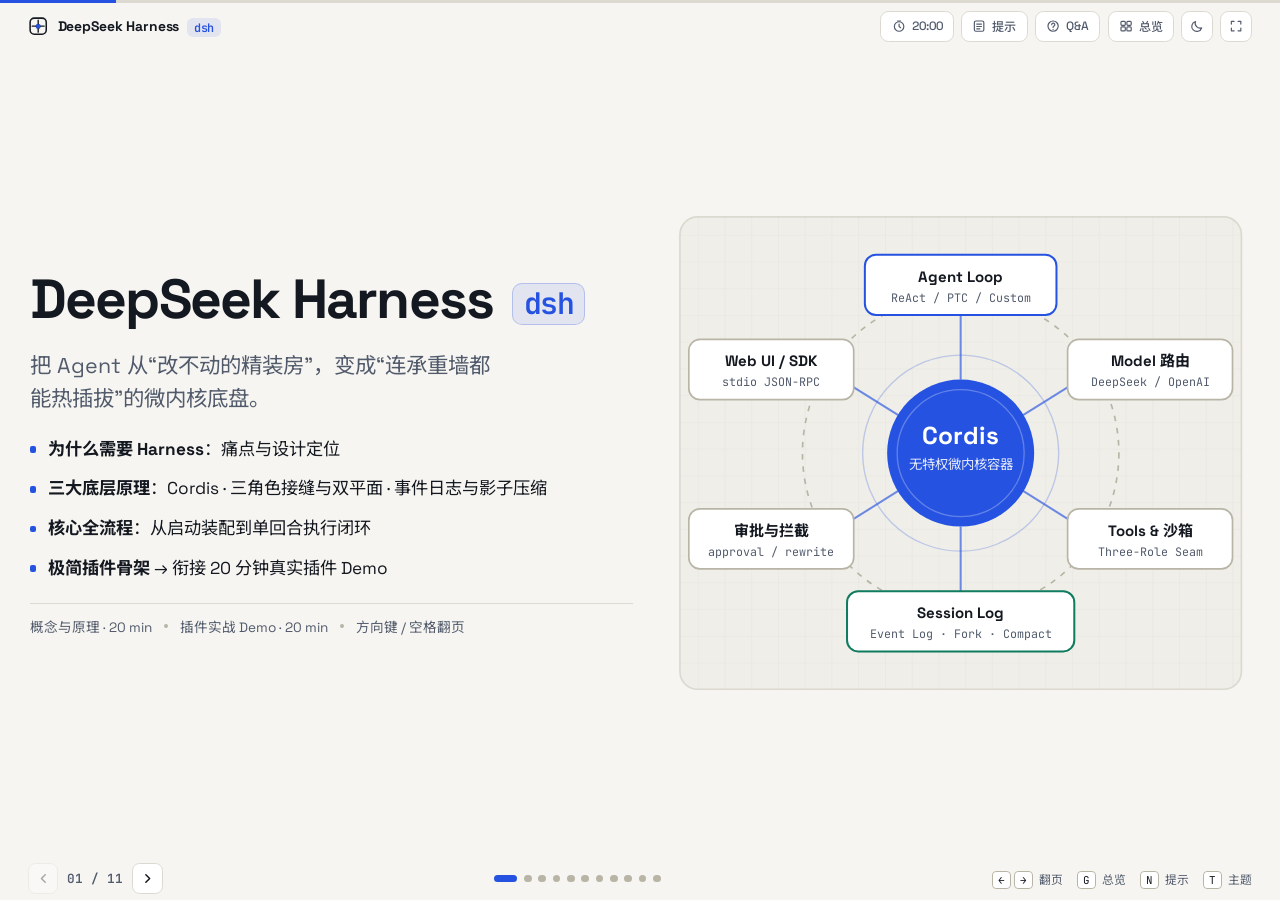
<file: v1.html>
<!doctype html>
<html lang="zh-CN" data-theme="light">
<head>
  <meta charset="UTF-8" />
  <meta name="viewport" content="width=device-width, initial-scale=1.0" />
  <title>DeepSeek Harness (dsh) — 核心概念、原理与执行流程</title>
  <meta name="description" content="面向程序员的 DeepSeek Harness (dsh) 20分钟概念与原理分享演示文稿" />
  <link rel="preconnect" href="https://fonts.googleapis.com" />
  <link rel="preconnect" href="https://fonts.gstatic.com" crossorigin />
  <link href="https://fonts.googleapis.com/css2?family=JetBrains+Mono:wght@400;500;600&family=Noto+Sans+SC:wght@400;500;700;900&family=Space+Grotesk:wght@500;700&display=swap" rel="stylesheet" />
  <link rel="icon" type="image/svg+xml" href="data:image/svg+xml,%3Csvg xmlns='http://www.w3.org/2000/svg' viewBox='0 0 32 32'%3E%3Crect width='32' height='32' rx='8' fill='%232552E0'/%3E%3Cpath d='M9 11h14M9 16h10M9 21h14' stroke='%23fff' stroke-width='2.5' stroke-linecap='round'/%3E%3Ccircle cx='23' cy='16' r='2.5' fill='%23F59E0B'/%3E%3C/svg%3E" />
  <link rel="stylesheet" href="styles.css?v=5" />
</head>
<body>
  <div class="progress-track" aria-hidden="true">
    <div class="progress-fill" id="progressFill"></div>
  </div>

  <header class="topbar">
    <div class="brand">
      <svg class="brand-mark" viewBox="0 0 24 24" fill="none" aria-hidden="true">
        <rect x="2.5" y="2.5" width="19" height="19" rx="5" stroke="currentColor" stroke-width="1.8" />
        <circle cx="12" cy="12" r="3" fill="var(--accent)" />
        <path d="M12 5v4M12 15v4M5 12h4M15 12h4" stroke="currentColor" stroke-width="1.6" stroke-linecap="round" />
      </svg>
      <span class="brand-name">DeepSeek Harness <span class="mono-inline">dsh</span></span>
    </div>

    <div class="topbar-actions">
      <button type="button" class="chip-btn timer-btn" id="timerBtn" title="点击开始/暂停 20 分钟倒计时，双击重置">
        <svg viewBox="0 0 18 18" fill="none" aria-hidden="true">
          <circle cx="9" cy="9.5" r="6" stroke="currentColor" stroke-width="1.5" />
          <path d="M9 6.5v3l2 1.5M7 2.5h4" stroke="currentColor" stroke-width="1.5" stroke-linecap="round" />
        </svg>
        <span id="timerDisplay" class="tabular">20:00</span>
      </button>

      <button type="button" class="chip-btn" id="notesBtn" title="切换讲者提示 (N)">
        <svg viewBox="0 0 18 18" fill="none" aria-hidden="true">
          <rect x="3" y="2.5" width="12" height="13" rx="2" stroke="currentColor" stroke-width="1.5" />
          <path d="M6 6.5h6M6 9.5h6M6 12.5h4" stroke="currentColor" stroke-width="1.5" stroke-linecap="round" />
        </svg>
        <span>提示</span>
      </button>

      <button type="button" class="chip-btn" id="qaBtn" title="查看高频 Q&A 速查 (Q)">
        <svg viewBox="0 0 18 18" fill="none" aria-hidden="true">
          <circle cx="9" cy="9" r="6.5" stroke="currentColor" stroke-width="1.5" />
          <path d="M7.2 7.2a2 2 0 1 1 2.8 1.8c-.6.3-1 .8-1 1.5v.3M9 13.2h.01" stroke="currentColor" stroke-width="1.5" stroke-linecap="round" />
        </svg>
        <span>Q&amp;A</span>
      </button>

      <button type="button" class="chip-btn" id="overviewBtn" title="幻灯片总览 (G)">
        <svg viewBox="0 0 18 18" fill="none" aria-hidden="true">
          <rect x="2.5" y="3" width="5.5" height="5" rx="1.2" stroke="currentColor" stroke-width="1.5" />
          <rect x="10" y="3" width="5.5" height="5" rx="1.2" stroke="currentColor" stroke-width="1.5" />
          <rect x="2.5" y="10" width="5.5" height="5" rx="1.2" stroke="currentColor" stroke-width="1.5" />
          <rect x="10" y="10" width="5.5" height="5" rx="1.2" stroke="currentColor" stroke-width="1.5" />
        </svg>
        <span>总览</span>
      </button>

      <button type="button" class="icon-btn" id="themeBtn" aria-label="切换明暗主题" title="切换明暗主题 (T)">
        <svg class="icon-sun" viewBox="0 0 18 18" fill="none" aria-hidden="true">
          <circle cx="9" cy="9" r="3.5" stroke="currentColor" stroke-width="1.5" />
          <path d="M9 2v1.8M9 14.2V16M2 9h1.8M14.2 9H16M4 4l1.3 1.3M12.7 12.7L14 14M14 4l-1.3 1.3M5.3 12.7L4 14" stroke="currentColor" stroke-width="1.5" stroke-linecap="round" />
        </svg>
        <svg class="icon-moon" viewBox="0 0 18 18" fill="none" aria-hidden="true">
          <path d="M14.8 11.1A6.2 6.2 0 0 1 6.9 3.2a6.4 6.4 0 1 0 7.9 7.9Z" stroke="currentColor" stroke-width="1.5" stroke-linejoin="round" />
        </svg>
      </button>

      <button type="button" class="icon-btn" id="fullscreenBtn" aria-label="全屏演示" title="全屏演示 (F)">
        <svg viewBox="0 0 18 18" fill="none" aria-hidden="true">
          <path d="M3 6.5V3h3.5M15 6.5V3h-3.5M3 11.5V15h3.5M15 11.5V15h-3.5" stroke="currentColor" stroke-width="1.5" stroke-linecap="round" stroke-linejoin="round" />
        </svg>
      </button>
    </div>
  </header>

  <main class="deck-viewport" id="deckViewport" aria-live="polite">
    <!-- ==================== SLIDE 1: COVER ==================== -->
    <section class="slide is-active" data-slide="1" data-title="封面：DeepSeek Harness (dsh)" data-time="00:00 · 1 min" data-note="开场破冰：今天共 40 分钟，前 20 分钟用工程视角把 dsh 的设计理念、三大底层原理和执行流程讲透；后 20 分钟直接切屏看我写的几个插件 Demo。">
      <div class="slide-inner cover-grid">
        <div class="cover-copy">
          <h1 class="display-title">DeepSeek Harness <span class="accent-code">dsh</span></h1>
          <p class="cover-lead">把 Agent 从“改不动的精装房”，变成“连承重墙都能热插拔”的微内核底盘。</p>
          <ul class="bullet-list cover-agenda">
            <li><span class="bullet-dot"></span><strong>为什么需要 Harness</strong>：痛点与设计定位</li>
            <li><span class="bullet-dot"></span><strong>三大底层原理</strong>：Cordis · 三角色接缝与双平面 · 事件日志与影子压缩</li>
            <li><span class="bullet-dot"></span><strong>核心全流程</strong>：从启动装配到单回合执行闭环</li>
            <li><span class="bullet-dot"></span><strong>极简插件骨架</strong> → 衔接 20 分钟真实插件 Demo</li>
          </ul>
          <div class="cover-meta">
            <span>概念与原理 · 20 min</span>
            <span class="meta-sep"></span>
            <span>插件实战 Demo · 20 min</span>
            <span class="meta-sep"></span>
            <span>方向键 / 空格翻页</span>
          </div>
        </div>

        <div class="cover-visual">
          <svg class="diagram-svg" viewBox="0 0 520 440" role="img" aria-label="DeepSeek Harness 微内核插件底盘示意图">
            <defs>
              <pattern id="bpGrid" width="24" height="24" patternUnits="userSpaceOnUse">
                <path d="M 24 0 L 0 0 0 24" fill="none" stroke="var(--grid-line)" stroke-width="1" />
              </pattern>
            </defs>
            <rect x="8" y="8" width="504" height="424" rx="16" fill="var(--surface-alt)" stroke="var(--border)" stroke-width="1.5" />
            <rect x="8" y="8" width="504" height="424" rx="16" fill="url(#bpGrid)" />

            <!-- Outer orbit ring -->
            <circle cx="260" cy="220" r="142" fill="none" stroke="var(--border-strong)" stroke-width="1.5" stroke-dasharray="5 6" />
            <circle cx="260" cy="220" r="88" fill="none" stroke="var(--accent-soft-border)" stroke-width="1.2" />

            <!-- Connection spokes -->
            <g stroke="var(--accent)" stroke-width="1.8" opacity="0.65">
              <line x1="260" y1="154" x2="260" y2="96" />
              <line x1="316" y1="186" x2="380" y2="146" />
              <line x1="316" y1="254" x2="380" y2="294" />
              <line x1="260" y1="286" x2="260" y2="344" />
              <line x1="204" y1="254" x2="140" y2="294" />
              <line x1="204" y1="186" x2="140" y2="146" />
            </g>

            <!-- Center Cordis kernel -->
            <circle cx="260" cy="220" r="66" fill="var(--accent)" />
            <circle cx="260" cy="220" r="57" fill="none" stroke="rgba(255,255,255,0.28)" stroke-width="1.2" />
            <text x="260" y="212" text-anchor="middle" fill="#FFFFFF" font-family="Space Grotesk, sans-serif" font-size="22" font-weight="700">Cordis</text>
            <text x="260" y="234" text-anchor="middle" fill="rgba(255,255,255,0.88)" font-family="Noto Sans SC, sans-serif" font-size="12">无特权微内核容器</text>

            <!-- 6 Pluggable Nodes -->
            <!-- Top: Agent Loop -->
            <g transform="translate(174, 42)">
              <rect width="172" height="54" rx="10" fill="var(--surface)" stroke="var(--accent)" stroke-width="1.8" />
              <text x="86" y="24" text-anchor="middle" fill="var(--ink)" font-size="13.5" font-weight="700">Agent Loop</text>
              <text x="86" y="42" text-anchor="middle" fill="var(--ink-muted)" font-family="JetBrains Mono, monospace" font-size="10.5">ReAct / PTC / Custom</text>
            </g>

            <!-- Top-Right: Model -->
            <g transform="translate(356, 118)">
              <rect width="148" height="54" rx="10" fill="var(--surface)" stroke="var(--border-strong)" stroke-width="1.5" />
              <text x="74" y="24" text-anchor="middle" fill="var(--ink)" font-size="13.5" font-weight="700">Model 路由</text>
              <text x="74" y="42" text-anchor="middle" fill="var(--ink-muted)" font-family="JetBrains Mono, monospace" font-size="10.5">DeepSeek / OpenAI</text>
            </g>

            <!-- Bottom-Right: Tools & Sandbox -->
            <g transform="translate(356, 270)">
              <rect width="148" height="54" rx="10" fill="var(--surface)" stroke="var(--border-strong)" stroke-width="1.5" />
              <text x="74" y="24" text-anchor="middle" fill="var(--ink)" font-size="13.5" font-weight="700">Tools &amp; 沙箱</text>
              <text x="74" y="42" text-anchor="middle" fill="var(--ink-muted)" font-family="JetBrains Mono, monospace" font-size="10.5">Three-Role Seam</text>
            </g>

            <!-- Bottom: Session Log -->
            <g transform="translate(158, 344)">
              <rect width="204" height="54" rx="10" fill="var(--surface)" stroke="var(--emerald)" stroke-width="1.8" />
              <text x="102" y="24" text-anchor="middle" fill="var(--ink)" font-size="13.5" font-weight="700">Session Log</text>
              <text x="102" y="42" text-anchor="middle" fill="var(--ink-muted)" font-family="JetBrains Mono, monospace" font-size="10.5">Event Log · Fork · Compact</text>
            </g>

            <!-- Bottom-Left: Approval & Hooks -->
            <g transform="translate(16, 270)">
              <rect width="148" height="54" rx="10" fill="var(--surface)" stroke="var(--border-strong)" stroke-width="1.5" />
              <text x="74" y="24" text-anchor="middle" fill="var(--ink)" font-size="13.5" font-weight="700">审批与拦截</text>
              <text x="74" y="42" text-anchor="middle" fill="var(--ink-muted)" font-family="JetBrains Mono, monospace" font-size="10.5">approval / rewrite</text>
            </g>

            <!-- Top-Left: UI / RPC -->
            <g transform="translate(16, 118)">
              <rect width="148" height="54" rx="10" fill="var(--surface)" stroke="var(--border-strong)" stroke-width="1.5" />
              <text x="74" y="24" text-anchor="middle" fill="var(--ink)" font-size="13.5" font-weight="700">Web UI / SDK</text>
              <text x="74" y="42" text-anchor="middle" fill="var(--ink-muted)" font-family="JetBrains Mono, monospace" font-size="10.5">stdio JSON-RPC</text>
            </g>
          </svg>
        </div>
      </div>
    </section>

    <!-- ==================== SLIDE 2: WHY HARNESS ==================== -->
    <section class="slide" data-slide="2" data-title="为什么需要 Harness？" data-time="01:00 · 2 min" data-note="人话比喻：大模型是 V8 发动机，Harness 是底盘、刹车和方向盘。举 3 个公司真实痛点（换沙箱、结果脱敏、改循环）引出精装房 vs 模块化底盘。">
      <div class="slide-inner">
        <div class="slide-head">
          <h2>为什么需要 Harness？别再魔改“精装房”</h2>
        </div>

        <div class="split-2">
          <div class="visual-panel">
            <svg class="diagram-svg" viewBox="0 0 540 380" role="img" aria-label="LLM 发动机与 Harness 底盘以及精装房痛点对比">
              <!-- Top block: Engine vs Chassis -->
              <rect x="16" y="14" width="508" height="148" rx="14" fill="var(--surface-alt)" stroke="var(--border)" stroke-width="1.4" />
              <text x="36" y="42" fill="var(--ink-muted)" font-size="12" font-weight="700">一句话理解 HARNESS</text>

              <rect x="36" y="58" width="152" height="82" rx="10" fill="var(--surface)" stroke="var(--border-strong)" stroke-width="1.5" />
              <text x="112" y="92" text-anchor="middle" fill="var(--ink)" font-size="16" font-weight="700">LLM 大模型</text>
              <text x="112" y="116" text-anchor="middle" fill="var(--ink-muted)" font-size="12">V8 发动机（纯推理）</text>

              <text x="210" y="106" text-anchor="middle" fill="var(--accent)" font-size="24" font-weight="700">+</text>

              <rect x="234" y="58" width="270" height="82" rx="10" fill="var(--accent-soft)" stroke="var(--accent)" stroke-width="1.8" />
              <text x="369" y="90" text-anchor="middle" fill="var(--accent)" font-size="16" font-weight="700">Harness 运行时底盘</text>
              <text x="369" y="114" text-anchor="middle" fill="var(--ink)" font-size="12">文件 · 命令 · 记忆 · 审批刹车 · 倒车回放</text>

              <!-- Bottom block: Hardcoded Monolith -->
              <rect x="16" y="184" width="508" height="182" rx="14" fill="var(--surface-alt)" stroke="var(--border)" stroke-width="1.4" />
              <text x="36" y="212" fill="var(--warm)" font-size="12" font-weight="700">传统 Coding Agent 的“精装房”困境</text>

              <!-- Hardcoded walls -->
              <rect x="36" y="228" width="292" height="118" rx="10" fill="var(--warm-soft)" stroke="var(--warm)" stroke-width="1.6" />
              <text x="182" y="254" text-anchor="middle" fill="var(--warm)" font-size="13.5" font-weight="700">写死的承重墙（Hardcoded Core）</text>
              <g font-family="JetBrains Mono, monospace" font-size="11.5" fill="var(--ink)">
                <rect x="52" y="268" width="122" height="28" rx="6" fill="var(--surface)" stroke="var(--border)" />
                <text x="113" y="286" text-anchor="middle">Agent Loop</text>
                <rect x="188" y="268" width="124" height="28" rx="6" fill="var(--surface)" stroke="var(--border)" />
                <text x="250" y="286" text-anchor="middle">messages[]</text>
                <rect x="52" y="304" width="122" height="28" rx="6" fill="var(--surface)" stroke="var(--border)" />
                <text x="113" y="322" text-anchor="middle">Local Bash</text>
                <rect x="188" y="304" width="124" height="28" rx="6" fill="var(--surface)" stroke="var(--border)" />
                <text x="250" y="322" text-anchor="middle">审批 / UI</text>
              </g>

              <!-- External USB -->
              <path d="M328 287 L366 287" stroke="var(--ink-muted)" stroke-width="1.6" stroke-dasharray="4 4" />
              <rect x="368" y="246" width="136" height="82" rx="10" fill="var(--surface)" stroke="var(--border-strong)" stroke-width="1.5" />
              <text x="436" y="280" text-anchor="middle" fill="var(--ink)" font-size="13" font-weight="700">唯一外挂口</text>
              <text x="436" y="304" text-anchor="middle" fill="var(--ink-muted)" font-family="JetBrains Mono, monospace" font-size="11.5">Tools / MCP</text>
            </svg>
          </div>

          <div class="content-col">
            <ul class="bullet-list large-bullets">
              <li>
                <span class="bullet-dot"></span>
                <div><strong>发动机 vs 底盘</strong>：模型负责思考，Harness 负责把能力安全接进工程环境</div>
              </li>
              <li>
                <span class="bullet-dot"></span>
                <div><strong>痛点 1（换底座）</strong>：本地 Bash 切公司 Docker 沙箱，牵一发动全身</div>
              </li>
              <li>
                <span class="bullet-dot"></span>
                <div><strong>痛点 2（管边界）</strong>：工具输出含密钥需打码，多数 Hook 只能看不能改</div>
              </li>
              <li>
                <span class="bullet-dot"></span>
                <div><strong>痛点 3（改循环）</strong>：ReAct 换 PTC / Plan-Execute，只能 Fork 魔改源码</div>
              </li>
            </ul>
            <div class="takeaway-strip">
              <strong>dsh 的目标：</strong>不做改不动的精装房，做一套<strong>连承重墙都能热插拔</strong>的底盘。
            </div>
          </div>
        </div>
      </div>
    </section>

    <!-- ==================== SLIDE 3: EVERYTHING IS A PLUGIN ==================== -->
    <section class="slide" data-slide="3" data-title="核心世界观：万物皆插件" data-time="03:00 · 3 min" data-note="破除“不就是插件系统吗”的轻视：重点强调 No Privileged Core（无特权核心）和 Creator Mode（车在高速上跑着自己焊仪表盘）。">
      <div class="slide-inner">
        <div class="slide-head">
          <h2>核心理念：什么是真正的“万物皆插件”？</h2>
        </div>

        <div class="split-2 wide-left">
          <div class="table-panel">
            <table class="compare-table">
              <thead>
                <tr>
                  <th>维度</th>
                  <th>传统 Agent 框架</th>
                  <th class="col-dsh">DeepSeek Harness (dsh)</th>
                </tr>
              </thead>
              <tbody>
                <tr>
                  <td>架构隐喻</td>
                  <td>主板焊死，仅留 USB 外设口</td>
                  <td class="col-dsh">微内核 OS，全组件平权热插拔</td>
                </tr>
                <tr>
                  <td>可替换范围</td>
                  <td>Tools、MCP、只读事件钩子</td>
                  <td class="col-dsh">模型、工具、沙箱、审批、UI、<strong>Agent Loop</strong></td>
                </tr>
                <tr>
                  <td>核心特权</td>
                  <td>庞大且硬编码的 Core</td>
                  <td class="col-dsh"><strong>No Privileged Core</strong>（仅薄 Cordis 容器）</td>
                </tr>
                <tr>
                  <td>二次开发</td>
                  <td>Fork 仓库魔改，升级难合并</td>
                  <td class="col-dsh">Profile / Bundle 组合配置，零入侵</td>
                </tr>
              </tbody>
            </table>
          </div>

          <div class="content-col">
            <ul class="bullet-list large-bullets">
              <li>
                <span class="bullet-dot"></span>
                <div><strong>无特权核心</strong>：官方内置能力与你写的插件地位完全平等</div>
              </li>
              <li>
                <span class="bullet-dot"></span>
                <div><strong>一套底座多形态</strong>：同一二进制，按配置变成 Web 工作台或无头 SDK</div>
              </li>
              <li>
                <span class="bullet-dot"></span>
                <div><strong>Creator Mode 自扩展</strong>：对话里现场写插件、打包并热加载，无需重启</div>
              </li>
            </ul>

            <div class="takeaway-strip">
              <strong>灵魂拷问：</strong>随便热插拔怎么不漏内存？换底座怎么不改工具？长对话怎么不打穿缓存？→ 下面看 <strong>3 大底层原理</strong>。
            </div>
          </div>
        </div>
      </div>
    </section>

    <!-- ==================== SLIDE 4: PROFILES & BUNDLES ==================== -->
    <section class="slide" data-slide="4" data-title="Profile 与 Bundle 拼装" data-time="06:00 · 1.5 min" data-note="点击右侧三个按钮演示不同 Profile 怎么用同一套 dsh 拼出 Web 工作台、无头 SDK 和团队定制版。顺手展示 CLI 启动命令。">
      <div class="slide-inner">
        <div class="slide-head">
          <h2>Profile &amp; Bundle：一套底座，按清单拼装形态</h2>
        </div>

        <div class="split-2">
          <div class="code-stack">
            <div class="code-window">
              <div class="code-header">
                <span class="code-file">profile.yml</span>
                <span class="code-lang">YAML</span>
              </div>
              <pre class="code-body"><code><span class="tok-cm"># 按顺序叠加 bundles，决定当前实例的能力边界</span>
<span class="tok-kw">profile</span>: <span class="tok-str" id="yamlProfileName">web</span>
<span class="tok-kw">bundles</span>:
  - <span class="tok-str">@deepseek-ai/dsh-base</span>           <span class="tok-cm"># Session / Model / Approval</span>
  - <span class="tok-str" id="yamlLoopPkg">@deepseek-ai/dsh-agent-loop    </span> <span class="tok-cm" id="yamlLoopCm"># 标准多轮执行循环</span>
  - <span class="tok-str" id="yamlSandboxPkg">@deepseek-ai/dsh-sandbox-local </span> <span class="tok-cm" id="yamlSandboxCm"># 本机 Shell / 文件实现</span>
  - <span class="tok-str" id="yamlExtraPkg">@deepseek-ai/dsh-web-ui        </span> <span class="tok-cm" id="yamlExtraCm"># Web 工作台 + Creator</span></code></pre>
            </div>

            <div class="code-window compact">
              <div class="code-header">
                <span class="code-file">Terminal</span>
                <span class="code-lang">SHELL</span>
              </div>
              <pre class="code-body"><code><span class="tok-fn">npx</span> @deepseek-ai/dsh web       <span class="tok-cm"># 启动本地工作台 (:3080)</span>
<span class="tok-fn">dsh</span> plugin add &lt;plugin-name&gt;  <span class="tok-cm"># 安装标准 dsh.bundle 插件</span></code></pre>
            </div>
          </div>

          <div class="interactive-panel">
            <div class="seg-control" role="tablist" aria-label="切换 Profile 形态">
              <button type="button" class="seg-btn is-active" data-profile="web" role="tab" aria-selected="true">web（工作台）</button>
              <button type="button" class="seg-btn" data-profile="headless" role="tab" aria-selected="false">headless / sdk</button>
              <button type="button" class="seg-btn" data-profile="team" role="tab" aria-selected="false">团队定制版</button>
            </div>

            <div class="bundle-stack" id="bundleStack">
              <div class="bundle-layer is-top" data-layer="top">
                <span class="layer-name" id="layerTopName">Web UI + Creator Mode</span>
                <span class="layer-tag mono-inline" id="layerTopPkg">dsh-web-ui</span>
              </div>
              <div class="bundle-layer" data-layer="mid">
                <span class="layer-name" id="layerMidName">本地文件系统 &amp; Shell Provider</span>
                <span class="layer-tag mono-inline" id="layerMidPkg">dsh-sandbox-local</span>
              </div>
              <div class="bundle-layer" data-layer="loop">
                <span class="layer-name" id="layerLoopName">标准多轮 Agent Loop</span>
                <span class="layer-tag mono-inline" id="layerLoopPkg">dsh-agent-loop</span>
              </div>
              <div class="bundle-layer is-base">
                <span class="layer-name">基础层：Session Log · Model 路由 · 审批栈</span>
                <span class="layer-tag mono-inline">dsh-base</span>
              </div>
              <div class="bundle-layer is-kernel">
                <span class="layer-name">Cordis 微内核运行时</span>
                <span class="layer-tag mono-inline">@deepseek-ai/cordis</span>
              </div>
            </div>

            <ul class="bullet-list compact-bullets">
              <li><span class="bullet-dot"></span><strong>Bundle</strong> 是带配置补丁、工具与 UI 的可复用插件层</li>
              <li><span class="bullet-dot"></span><strong>Profile</strong> 通过组合 Bundle，零改代码适配桌面、CI、SDK 场景</li>
            </ul>
          </div>
        </div>
      </div>
    </section>

    <!-- ==================== SLIDE 5: PRINCIPLE 1 CORDIS ==================== -->
    <section class="slide" data-slide="5" data-title="原理一：Cordis 内核与可逆副作用" data-time="07:30 · 2.5 min" data-note="把“时空可组合性”翻译成人话：空间 = inject 依赖拓扑自动挂载/级联下线；时间 = ctx.effect 像退房自动复原托管，卸载时逆序拆干净，零内存泄漏。">
      <div class="slide-inner">
        <div class="slide-head">
          <h2>原理一：Cordis 内核——热插拔为什么不漏内存？</h2>
        </div>

        <div class="split-2">
          <div class="code-window">
            <div class="code-header">
              <span class="code-file">secret-guard.ts</span>
              <span class="code-lang">TypeScript</span>
            </div>
            <pre class="code-body"><code><span class="tok-kw">import type</span> { Context } <span class="tok-kw">from</span> <span class="tok-str">'@deepseek-ai/cordis'</span>

<span class="tok-kw">export const</span> name = <span class="tok-str">'secret-guard'</span>
<span class="tok-cm">// 1. 空间组合：声明硬依赖，未就绪自动挂起等待</span>
<span class="tok-kw">export const</span> <span class="tok-fn">inject</span> = [<span class="tok-str">'tools'</span>, <span class="tok-str">'approval'</span>]

<span class="tok-kw">export function</span> <span class="tok-fn">apply</span>(ctx: Context) {
  <span class="tok-cm">// 2. 时间组合：副作用绑定到 ctx 作用域</span>
  ctx.<span class="tok-fn">effect</span>(() =&gt; {
    <span class="tok-kw">const</span> timer = <span class="tok-fn">setInterval</span>(syncRules, <span class="tok-num">60_000</span>)
    <span class="tok-cm">// 插件卸载 / 热重载时自动逆序执行回收</span>
    <span class="tok-kw">return</span> () =&gt; <span class="tok-fn">clearInterval</span>(timer)
  })

  <span class="tok-cm">// 事件监听同样可逆，绝不留“幽灵 Listener”</span>
  ctx.<span class="tok-fn">on</span>(<span class="tok-str">'tool/after'</span>, redactSecrets)
}</code></pre>
          </div>

          <div class="content-col">
            <svg class="diagram-svg compact-svg" viewBox="0 0 500 210" role="img" aria-label="Cordis inject 依赖装配与 ctx.effect 逆序回收图">
              <rect x="8" y="8" width="484" height="194" rx="12" fill="var(--surface-alt)" stroke="var(--border)" stroke-width="1.3" />
              <!-- Left: Space (inject) -->
              <text x="26" y="34" fill="var(--accent)" font-size="12.5" font-weight="700">空间：inject 响应式依赖</text>
              <rect x="26" y="48" width="90" height="32" rx="7" fill="var(--surface)" stroke="var(--emerald)" stroke-width="1.5" />
              <text x="71" y="69" text-anchor="middle" fill="var(--ink)" font-family="JetBrains Mono, monospace" font-size="11.5">ctx.tools</text>
              <rect x="130" y="48" width="102" height="32" rx="7" fill="var(--surface)" stroke="var(--emerald)" stroke-width="1.5" />
              <text x="181" y="69" text-anchor="middle" fill="var(--ink)" font-family="JetBrains Mono, monospace" font-size="11.5">ctx.approval</text>

              <path d="M71 80 L118 116 M181 80 L138 116" stroke="var(--emerald)" stroke-width="1.6" />
              <rect x="52" y="118" width="152" height="38" rx="8" fill="var(--accent-soft)" stroke="var(--accent)" stroke-width="1.6" />
              <text x="128" y="141" text-anchor="middle" fill="var(--accent)" font-family="JetBrains Mono, monospace" font-size="12" font-weight="600">secret-guard 激活</text>
              <text x="128" y="180" text-anchor="middle" fill="var(--ink-muted)" font-size="11.5">依赖下线 → 自动级联停用</text>

              <!-- Divider -->
              <line x1="252" y1="24" x2="252" y2="186" stroke="var(--border)" stroke-width="1.2" stroke-dasharray="4 4" />

              <!-- Right: Time (effect) -->
              <text x="272" y="34" fill="var(--warm)" font-size="12.5" font-weight="700">时间：effect 可逆回滚</text>
              <g font-family="JetBrains Mono, monospace" font-size="11.5">
                <rect x="272" y="48" width="198" height="28" rx="6" fill="var(--surface)" stroke="var(--border-strong)" />
                <text x="284" y="66" fill="var(--ink)">1. 注册定时器 / Tool</text>
                <rect x="272" y="84" width="198" height="28" rx="6" fill="var(--surface)" stroke="var(--border-strong)" />
                <text x="284" y="102" fill="var(--ink)">2. 挂载 ctx.on 监听</text>
                <rect x="272" y="128" width="198" height="32" rx="7" fill="var(--warm-soft)" stroke="var(--warm)" stroke-width="1.5" />
                <text x="371" y="149" text-anchor="middle" fill="var(--warm)" font-weight="600">Unload → 逆序全清理</text>
              </g>
              <text x="371" y="180" text-anchor="middle" fill="var(--ink-muted)" font-size="11.5">退房自动复原毛坯，零残留</text>
            </svg>

            <ul class="bullet-list">
              <li><span class="bullet-dot"></span><strong>空间组合（<code>inject</code>）</strong>：无需操心启动顺序，条件齐备自动挂载</li>
              <li><span class="bullet-dot"></span><strong>级联安全</strong>：底层服务卸载，上层依赖插件自动退场，不悬空</li>
              <li><span class="bullet-dot"></span><strong>时间组合（<code>ctx.effect</code>）</strong>：类比 React cleanup + RAII</li>
              <li><span class="bullet-dot"></span><strong>热更新无泄漏</strong>：所有副作用按逆序自动回滚，一字节不留</li>
            </ul>
          </div>
        </div>
      </div>
    </section>

    <!-- ==================== SLIDE 6: PRINCIPLE 2A SEAM ==================== -->
    <section class="slide" data-slide="6" data-title="原理二：三角色接缝（Three-Role Seam）" data-time="10:00 · 2 min" data-note="现场点切换按钮！把 Provider 从 local 切到 sandbox，指给同事看：Consumer 工具代码和模型看到的 Schema 一行都没改。">
      <div class="slide-inner">
        <div class="slide-head">
          <h2>原理二：三角色接缝——换沙箱怎么一行不改工具代码？</h2>
        </div>

        <div class="split-2 wide-left">
          <div class="interactive-panel">
            <div class="panel-toolbar">
              <span class="toolbar-label">点击现场热切换 Provider 实现：</span>
              <div class="seg-control" role="tablist" aria-label="切换 Shell Provider">
                <button type="button" class="seg-btn is-active" data-seam="local" role="tab" aria-selected="true">dsh-bash-local</button>
                <button type="button" class="seg-btn" data-seam="sandbox" role="tab" aria-selected="false">dsh-bash-sandbox</button>
              </div>
            </div>

            <svg class="diagram-svg" viewBox="0 0 600 300" role="img" aria-label="三角色接缝解耦示意图">
              <rect x="8" y="8" width="584" height="284" rx="14" fill="var(--surface-alt)" stroke="var(--border)" stroke-width="1.3" />

              <!-- Consumer -->
              <rect x="28" y="96" width="166" height="106" rx="12" fill="var(--surface)" stroke="var(--accent)" stroke-width="1.8" />
              <text x="111" y="122" text-anchor="middle" fill="var(--accent)" font-size="11.5" font-weight="700">3. CONSUMER 消费层</text>
              <text x="111" y="150" text-anchor="middle" fill="var(--ink)" font-family="JetBrains Mono, monospace" font-size="13.5" font-weight="600">dsh-tool-bash</text>
              <text x="111" y="176" text-anchor="middle" fill="var(--emerald)" font-size="11.5" font-weight="700">Schema &amp; 代码零改动</text>

              <!-- Arrow Consumer -> Definition -->
              <line x1="194" y1="149" x2="236" y2="149" stroke="var(--accent)" stroke-width="2" />
              <polygon points="236,144 246,149 236,154" fill="var(--accent)" />

              <!-- Service Definition -->
              <rect x="248" y="96" width="138" height="106" rx="12" fill="var(--accent-soft)" stroke="var(--accent)" stroke-width="1.8" stroke-dasharray="5 3" />
              <text x="317" y="122" text-anchor="middle" fill="var(--accent)" font-size="11.5" font-weight="700">1. DEFINITION</text>
              <text x="317" y="150" text-anchor="middle" fill="var(--ink)" font-family="JetBrains Mono, monospace" font-size="13.5" font-weight="600">dsh-shell</text>
              <text x="317" y="176" text-anchor="middle" fill="var(--ink-muted)" font-size="11.5">抽象服务契约</text>

              <!-- Wires to providers -->
              <path id="wireLocal" d="M 432 82 C 406 82, 412 132, 386 132" fill="none" stroke="var(--emerald)" stroke-width="2.6" />
              <path id="wireSandbox" d="M 432 216 C 406 216, 412 166, 386 166" fill="none" stroke="var(--border-strong)" stroke-width="1.6" stroke-dasharray="5 4" />

              <!-- Provider A: Local -->
              <g id="nodeLocal">
                <rect x="432" y="40" width="144" height="84" rx="11" fill="var(--surface)" stroke="var(--emerald)" stroke-width="2" />
                <text x="504" y="64" text-anchor="middle" fill="var(--emerald)" font-size="11" font-weight="700">2a. PROVIDER · ACTIVE</text>
                <text x="504" y="88" text-anchor="middle" fill="var(--ink)" font-family="JetBrains Mono, monospace" font-size="12.5" font-weight="600">bash-local</text>
                <text x="504" y="109" text-anchor="middle" fill="var(--ink-muted)" font-size="11">本机子进程执行</text>
              </g>

              <!-- Provider B: Sandbox -->
              <g id="nodeSandbox" opacity="0.48">
                <rect x="432" y="174" width="144" height="84" rx="11" fill="var(--surface)" stroke="var(--border-strong)" stroke-width="1.5" />
                <text x="504" y="198" text-anchor="middle" fill="var(--ink-muted)" font-size="11" font-weight="700">2b. PROVIDER · STANDBY</text>
                <text x="504" y="222" text-anchor="middle" fill="var(--ink)" font-family="JetBrains Mono, monospace" font-size="12.5" font-weight="600">bash-sandbox</text>
                <text x="504" y="243" text-anchor="middle" fill="var(--ink-muted)" font-size="11">远程 Docker 隔离执行</text>
              </g>
            </svg>

            <div class="seam-status" id="seamStatus">
              当前激活：<code class="mono-inline">dsh-bash-local</code> — 命令在本机运行；切换至 <code class="mono-inline">dsh-bash-sandbox</code> 时，左侧 <code class="mono-inline">dsh-tool-bash</code> 零修改。
            </div>
          </div>

          <div class="content-col">
            <ul class="bullet-list large-bullets">
              <li><span class="bullet-dot"></span><strong>Definition（契约）</strong>：只定义接口，不含实现</li>
              <li><span class="bullet-dot"></span><strong>Provider（实现）</strong>：按环境自由替换后端</li>
              <li><span class="bullet-dot"></span><strong>Consumer（消费）</strong>：暴露给 LLM 的工具层</li>
              <li><span class="bullet-dot"></span><strong>适用面极广</strong>：Shell、文件读写、压缩策略全走接缝</li>
            </ul>

            <div class="code-window compact">
              <div class="code-header">
                <span class="code-file">cordis.patch.yml</span>
                <span class="code-lang">DIFF</span>
              </div>
              <pre class="code-body"><code><span class="tok-del">- @deepseek-ai/dsh-bash-local</span>
<span class="tok-add">+ @deepseek-ai/dsh-bash-sandbox</span>
<span class="tok-cm"># 模型看到的 tool schema 与工具代码一行不动</span></code></pre>
            </div>
          </div>
        </div>
      </div>
    </section>

    <!-- ==================== SLIDE 7: PRINCIPLE 2B DUAL PLANE ==================== -->
    <section class="slide" data-slide="7" data-title="原理二（续）：Host Plane 与 Agent Plane 双平面" data-time="12:00 · 1.5 min" data-note="用“大楼水电物业 vs 酒店独立客房”类比双平面。特别点出工具拦截的亮点：不仅能观察打日志，还能改写返回给模型的结果，并原生接入 ctx.approval 审批栈。">
      <div class="slide-inner">
        <div class="slide-head">
          <h2>双平面隔离：全局共享资产 vs 会话瞬态边界</h2>
        </div>

        <div class="split-2 balanced-wide">
          <div class="visual-panel">
            <svg class="diagram-svg" viewBox="0 0 600 366" role="img" aria-label="Host Plane 与 Agent Plane 双平面架构图">
              <rect x="8" y="8" width="584" height="350" rx="14" fill="var(--surface-alt)" stroke="var(--border)" stroke-width="1.3" />

              <!-- Top: Agent Planes -->
              <rect x="26" y="26" width="262" height="148" rx="12" fill="var(--surface)" stroke="var(--accent)" stroke-width="1.7" />
              <text x="44" y="52" fill="var(--accent)" font-size="13" font-weight="700">Agent Plane A · 主开发会话</text>
              <text x="44" y="72" fill="var(--ink-muted)" font-size="11.5">会话级瞬态挂载，结束自动回收</text>
              <g font-family="JetBrains Mono, monospace" font-size="11.5" fill="var(--ink)">
                <rect x="44" y="86" width="226" height="30" rx="6" fill="var(--accent-soft)" />
                <text x="56" y="105">Coding Prompt + 读写/Shell 工具</text>
                <rect x="44" y="126" width="226" height="30" rx="6" fill="var(--surface-alt)" stroke="var(--border)" />
                <text x="56" y="145">Hook: 输出脱敏改写 (rewrite)</text>
              </g>

              <rect x="312" y="26" width="262" height="148" rx="12" fill="var(--surface)" stroke="var(--emerald)" stroke-width="1.7" />
              <text x="330" y="52" fill="var(--emerald)" font-size="13" font-weight="700">Agent Plane B · 子 Agent 审查</text>
              <text x="330" y="72" fill="var(--ink-muted)" font-size="11.5">独立 Preset 隔离，互不污染</text>
              <g font-family="JetBrains Mono, monospace" font-size="11.5" fill="var(--ink)">
                <rect x="330" y="86" width="226" height="30" rx="6" fill="var(--emerald-soft)" />
                <text x="342" y="105">Review Prompt + 只读工具集</text>
                <rect x="330" y="126" width="226" height="30" rx="6" fill="var(--surface-alt)" stroke="var(--border)" />
                <text x="342" y="145">Policy: 禁止写文件 / 跑命令</text>
              </g>

              <!-- Vertical connectors -->
              <path d="M157 174 L157 210 M443 174 L443 210" stroke="var(--border-strong)" stroke-width="2" />
              <circle cx="157" cy="210" r="4" fill="var(--accent)" />
              <circle cx="443" cy="210" r="4" fill="var(--emerald)" />

              <!-- Bottom: Host Plane -->
              <rect x="26" y="210" width="548" height="128" rx="12" fill="var(--surface)" stroke="var(--ink-muted)" stroke-width="1.8" />
              <text x="44" y="238" fill="var(--ink)" font-size="13.5" font-weight="700">Host Plane（进程级常驻 · 大楼水电与前台）</text>

              <g font-family="JetBrains Mono, monospace" font-size="11.5" fill="var(--ink)">
                <rect x="44" y="256" width="120" height="62" rx="8" fill="var(--surface-alt)" stroke="var(--border)" />
                <text x="104" y="282" text-anchor="middle" font-weight="600">dsh-model</text>
                <text x="104" y="302" text-anchor="middle" fill="var(--ink-muted)" font-size="10.5">模型路由</text>

                <rect x="176" y="256" width="120" height="62" rx="8" fill="var(--surface-alt)" stroke="var(--border)" />
                <text x="236" y="282" text-anchor="middle" font-weight="600">Session Log</text>
                <text x="236" y="302" text-anchor="middle" fill="var(--ink-muted)" font-size="10.5">持久化存储</text>

                <rect x="308" y="256" width="120" height="62" rx="8" fill="var(--warm-soft)" stroke="var(--warm)" />
                <text x="368" y="282" text-anchor="middle" fill="var(--warm)" font-weight="600">ctx.approval</text>
                <text x="368" y="302" text-anchor="middle" fill="var(--ink-muted)" font-size="10.5">allow/deny/ask</text>

                <rect x="440" y="256" width="116" height="62" rx="8" fill="var(--surface-alt)" stroke="var(--border)" />
                <text x="498" y="282" text-anchor="middle" font-weight="600">Sandbox</text>
                <text x="498" y="302" text-anchor="middle" fill="var(--ink-muted)" font-size="10.5">全局隔离环境</text>
              </g>
            </svg>
          </div>

          <div class="content-col">
            <ul class="bullet-list large-bullets">
              <li><span class="bullet-dot"></span><strong>Host Plane（进程级）</strong>：管模型、日志、沙箱与注册表</li>
              <li><span class="bullet-dot"></span><strong>Agent Plane（会话级）</strong>：按 Preset 挂载人设与工具</li>
              <li><span class="bullet-dot"></span><strong>后置 Hook 可改写</strong>：直接脱敏或截断工具输出</li>
              <li><span class="bullet-dot"></span><strong>统一审批栈</strong>：自定义策略直连 <code>ctx.approval</code></li>
            </ul>
            <div class="takeaway-strip">
              <strong>Demo 彩蛋：</strong>等会儿看我的插件，可以留意它们分别落在哪个平面。
            </div>
          </div>
        </div>
      </div>
    </section>

    <!-- ==================== SLIDE 8: PRINCIPLE 3 SESSION LOG ==================== -->
    <section class="slide" data-slide="8" data-title="原理三：事件溯源 Log 与影子压缩" data-time="13:30 · 2.5 min" data-note="用数据库 WAL + Git 分支来类比。点一下切换“Shadow Compaction”和“Git 式 Fork”，强调：不删改原历史 → 既能 100% 回放，又能把 Prompt Prefix KV Cache 命中率稳在 97%-99%！">
      <div class="slide-inner">
        <div class="slide-head">
          <h2>原理三：Session Log 为唯一真相 + 影子压缩</h2>
        </div>

        <div class="split-2 balanced-wide">
          <div class="interactive-panel">
            <div class="panel-toolbar">
              <span class="toolbar-label">切换视角：</span>
              <div class="seg-control" role="tablist" aria-label="切换 Session Log 机制">
                <button type="button" class="seg-btn is-active" data-logview="compact" role="tab" aria-selected="true">Shadow Compaction（影子压缩）</button>
                <button type="button" class="seg-btn" data-logview="fork" role="tab" aria-selected="false">Git 式零成本 Fork</button>
              </div>
            </div>

            <!-- View 1: Shadow Compaction -->
            <svg class="diagram-svg" id="svgCompact" viewBox="0 0 600 286" role="img" aria-label="Shadow Compaction 影子压缩与投影示意图">
              <rect x="8" y="8" width="584" height="270" rx="14" fill="var(--surface-alt)" stroke="var(--border)" stroke-width="1.3" />

              <!-- Row 1: Append-Only Log -->
              <text x="26" y="38" fill="var(--ink)" font-size="12.5" font-weight="700">1. Append-Only Session Log（只追加不删改 · 唯一真相）</text>
              <g font-family="JetBrains Mono, monospace" font-size="11">
                <rect x="26" y="50" width="66" height="42" rx="7" fill="var(--surface)" stroke="var(--border-strong)" />
                <text x="59" y="75" text-anchor="middle" fill="var(--ink)">#1 User</text>
                <rect x="102" y="50" width="66" height="42" rx="7" fill="var(--surface)" stroke="var(--border-strong)" />
                <text x="135" y="75" text-anchor="middle" fill="var(--ink)">#2 Tool</text>
                <rect x="178" y="50" width="66" height="42" rx="7" fill="var(--surface)" stroke="var(--border-strong)" />
                <text x="211" y="75" text-anchor="middle" fill="var(--ink)">#3 Tool</text>
                <rect x="254" y="50" width="66" height="42" rx="7" fill="var(--surface)" stroke="var(--border-strong)" />
                <text x="287" y="75" text-anchor="middle" fill="var(--ink)">#4 Msg</text>

                <!-- Log-only compaction event -->
                <rect x="334" y="50" width="150" height="42" rx="7" fill="var(--warm-soft)" stroke="var(--warm)" stroke-width="1.6" />
                <text x="409" y="68" text-anchor="middle" fill="var(--warm)" font-weight="600">#5 compaction/summary</text>
                <text x="409" y="83" text-anchor="middle" fill="var(--ink-muted)" font-size="10">replace(#1..#4)</text>

                <rect x="498" y="50" width="76" height="42" rx="7" fill="var(--accent-soft)" stroke="var(--accent)" stroke-width="1.6" />
                <text x="536" y="75" text-anchor="middle" fill="var(--accent)" font-weight="600">#6 New</text>
              </g>

              <!-- Projection Arrow -->
              <path d="M174 96 L174 134 L256 164 M409 96 L320 164 M536 96 L536 164" fill="none" stroke="var(--border-strong)" stroke-width="1.5" stroke-dasharray="4 4" />
              <rect x="196" y="114" width="208" height="28" rx="14" fill="var(--surface)" stroke="var(--accent)" stroke-width="1.4" />
              <text x="300" y="132" text-anchor="middle" fill="var(--accent)" font-size="11.5" font-weight="700">Projection 动态投影层</text>

              <!-- Row 2: Model Surface -->
              <text x="26" y="176" fill="var(--emerald)" font-size="12.5" font-weight="700">2. Model Surface（发往 LLM 的压缩视图 · 保持前缀稳定）</text>
              <g font-family="JetBrains Mono, monospace" font-size="11.5">
                <rect x="26" y="190" width="128" height="46" rx="8" fill="var(--emerald-soft)" stroke="var(--emerald)" stroke-width="1.6" />
                <text x="90" y="217" text-anchor="middle" fill="var(--emerald)" font-weight="600">System + Tools</text>

                <rect x="166" y="190" width="268" height="46" rx="8" fill="var(--warm-soft)" stroke="var(--warm)" stroke-width="1.6" />
                <text x="300" y="211" text-anchor="middle" fill="var(--warm)" font-weight="600">Summary (#1 ~ #4 影子折叠)</text>
                <text x="300" y="227" text-anchor="middle" fill="var(--ink-muted)" font-size="10">原事件仍留存 Log，随时可回放</text>

                <rect x="446" y="190" width="128" height="46" rx="8" fill="var(--accent-soft)" stroke="var(--accent)" stroke-width="1.6" />
                <text x="510" y="217" text-anchor="middle" fill="var(--accent)" font-weight="600">#6 New Turn</text>
              </g>

              <text x="300" y="262" text-anchor="middle" fill="var(--emerald)" font-size="12" font-weight="700">Prefix KV Cache 严格对齐 → 长任务缓存命中率可达 97% ~ 99%+</text>
            </svg>

            <!-- View 2: Fork -->
            <svg class="diagram-svg is-hidden" id="svgFork" viewBox="0 0 600 286" role="img" aria-label="基于不可变日志的零成本 Fork 分叉图">
              <rect x="8" y="8" width="584" height="270" rx="14" fill="var(--surface-alt)" stroke="var(--border)" stroke-width="1.3" />
              <text x="26" y="38" fill="var(--ink)" font-size="12.5" font-weight="700">像 Git checkout -b 一样，从任意历史节点分叉试错</text>

              <!-- Main trunk -->
              <line x1="88" y1="114" x2="138" y2="114" stroke="var(--ink-muted)" stroke-width="2.4" />
              <line x1="178" y1="114" x2="226" y2="114" stroke="var(--ink-muted)" stroke-width="2.4" />
              <line x1="270" y1="114" x2="338" y2="114" stroke="var(--warm)" stroke-width="2.4" />
              <line x1="378" y1="114" x2="448" y2="114" stroke="var(--warm)" stroke-width="2.4" />
              <g font-family="JetBrains Mono, monospace" font-size="11.5">
                <circle cx="68" cy="114" r="20" fill="var(--surface)" stroke="var(--accent)" stroke-width="2" />
                <text x="68" y="118" text-anchor="middle" fill="var(--ink)">#1</text>

                <circle cx="158" cy="114" r="20" fill="var(--surface)" stroke="var(--accent)" stroke-width="2" />
                <text x="158" y="118" text-anchor="middle" fill="var(--ink)">#2</text>

                <circle cx="248" cy="114" r="22" fill="var(--accent)" />
                <text x="248" y="118" text-anchor="middle" fill="#FFFFFF" font-weight="700">#3</text>

                <circle cx="358" cy="114" r="20" fill="var(--surface)" stroke="var(--warm)" stroke-width="2" />
                <text x="358" y="118" text-anchor="middle" fill="var(--warm)">#4a</text>

                <circle cx="468" cy="114" r="20" fill="var(--surface)" />
                <circle cx="468" cy="114" r="20" fill="var(--warm-soft)" stroke="var(--warm)" stroke-width="2" />
                <text x="468" y="118" text-anchor="middle" fill="var(--warm)" font-weight="700">死路</text>
              </g>
              <text x="468" y="82" text-anchor="middle" fill="var(--warm)" font-size="11.5">方案 A 改歪（保留记录）</text>

              <!-- Fork branch -->
              <path d="M264 130 C 294 196, 314 202, 338 202" fill="none" stroke="var(--emerald)" stroke-width="2.4" />
              <line x1="378" y1="202" x2="448" y2="202" stroke="var(--emerald)" stroke-width="2.4" />
              <g font-family="JetBrains Mono, monospace" font-size="11.5">
                <circle cx="358" cy="202" r="20" fill="var(--surface)" stroke="var(--emerald)" stroke-width="2" />
                <text x="358" y="206" text-anchor="middle" fill="var(--emerald)">#4b</text>

                <circle cx="468" cy="202" r="20" fill="var(--emerald)" />
                <text x="468" y="206" text-anchor="middle" fill="#FFFFFF" font-weight="700">通过</text>
              </g>
              <text x="248" y="164" text-anchor="middle" fill="var(--accent)" font-size="11.5" font-weight="700">Fork Point</text>
              <text x="300" y="256" text-anchor="middle" fill="var(--emerald)" font-size="12" font-weight="700">方案 B 从 #3 分叉：零污染原历史，复用前面 Prefix Cache</text>
            </svg>
          </div>

          <div class="content-col">
            <ul class="bullet-list large-bullets">
              <li><span class="bullet-dot"></span><strong>唯一真相</strong>：只追加事件流（JSONL / SQLite），类比 WAL</li>
              <li><span class="bullet-dot"></span><strong>动态投影</strong>：LLM 消息、UI 时间线均由 Log 派生</li>
              <li><span class="bullet-dot"></span><strong>低成本 Fork</strong>：任意事件索引分叉探索，完整可回放</li>
              <li><span class="bullet-dot"></span><strong>影子压缩</strong>：表面折叠摘要，底层不删记录、不毁缓存</li>
            </ul>

            <div class="code-window compact">
              <div class="code-header">
                <span class="code-file">surfaceOp</span>
                <span class="code-lang">JSON</span>
              </div>
              <pre class="code-body"><code>{
  <span class="tok-kw">"op"</span>: <span class="tok-str">"replace"</span>, <span class="tok-kw">"startSeq"</span>: <span class="tok-num">1</span>, <span class="tok-kw">"endSeq"</span>: <span class="tok-num">4</span>,
  <span class="tok-kw">"summary"</span>: <span class="tok-str">"折叠前 4 轮工具调用与结论..."</span>
}</code></pre>
            </div>
          </div>
        </div>
      </div>
    </section>

    <!-- ==================== SLIDE 9: FULL FLOW ==================== -->
    <section class="slide" data-slide="9" data-title="核心全流程：一条指令的奇幻漂流" data-time="16:00 · 2.5 min" data-note="可按 1→5 步逐步高亮讲解。重点停在三处：1) stdio JSON-RPC 跨语言进程隔离；2) Agent Loop 本身可换（Standard/PTC/Multi-Agent）；3) 每一步都有插件挂点。">
      <div class="slide-inner">
        <div class="slide-head head-with-controls">
          <h2>核心全流程：一条指令的端到端流转</h2>
          <div class="step-pills" id="flowPills" role="tablist" aria-label="高亮执行阶段">
            <button type="button" class="step-pill is-active" data-flow="all">全景</button>
            <button type="button" class="step-pill" data-flow="1">1. 装配</button>
            <button type="button" class="step-pill" data-flow="2">2. RPC</button>
            <button type="button" class="step-pill" data-flow="3">3. 投影推理</button>
            <button type="button" class="step-pill" data-flow="4">4. 审批与工具</button>
            <button type="button" class="step-pill" data-flow="5">5. 落盘循环</button>
          </div>
        </div>

        <div class="flow-stage">
          <svg class="diagram-svg flow-svg" id="flowSvg" viewBox="0 0 1120 330" role="img" aria-label="DeepSeek Harness 完整执行流程图">
            <rect x="6" y="6" width="1108" height="318" rx="14" fill="var(--surface-alt)" stroke="var(--border)" stroke-width="1.3" />

            <!-- Stage 1: Boot -->
            <g class="flow-group" data-group="1">
              <rect x="26" y="42" width="174" height="244" rx="12" fill="var(--surface)" stroke="var(--border-strong)" stroke-width="1.6" />
              <text x="113" y="70" text-anchor="middle" fill="var(--accent)" font-size="12" font-weight="700">1. 启动装配</text>
              <rect x="42" y="88" width="142" height="44" rx="8" fill="var(--surface-alt)" stroke="var(--border)" />
              <text x="113" y="114" text-anchor="middle" fill="var(--ink)" font-size="12.5" font-weight="600">Profile / Bundles</text>
              <path d="M113 132 L113 158" stroke="var(--accent)" stroke-width="1.8" />
              <rect x="42" y="160" width="142" height="48" rx="8" fill="var(--accent-soft)" stroke="var(--accent)" />
              <text x="113" y="182" text-anchor="middle" fill="var(--accent)" font-size="12.5" font-weight="700">Cordis 拓扑启动</text>
              <text x="113" y="198" text-anchor="middle" fill="var(--ink-muted)" font-family="JetBrains Mono, monospace" font-size="10.5">resolve inject[]</text>
              <text x="113" y="256" text-anchor="middle" fill="var(--ink-muted)" font-size="11">Host Plane 就绪</text>
            </g>

            <!-- Connector 1->2 -->
            <path d="M200 164 L228 164" stroke="var(--border-strong)" stroke-width="2" />
            <polygon points="228,159 238,164 228,169" fill="var(--border-strong)" />

            <!-- Stage 2: RPC -->
            <g class="flow-group" data-group="2">
              <rect x="240" y="42" width="176" height="244" rx="12" fill="var(--surface)" stroke="var(--border-strong)" stroke-width="1.6" />
              <text x="328" y="70" text-anchor="middle" fill="var(--accent)" font-size="12" font-weight="700">2. 进程接入</text>
              <rect x="256" y="88" width="144" height="44" rx="8" fill="var(--surface-alt)" stroke="var(--border)" />
              <text x="328" y="114" text-anchor="middle" fill="var(--ink)" font-size="12.5" font-weight="600">Web UI / TS / Py SDK</text>
              <path d="M328 132 L328 158" stroke="var(--accent)" stroke-width="1.8" />
              <rect x="256" y="160" width="144" height="48" rx="8" fill="var(--surface-alt)" stroke="var(--accent)" stroke-dasharray="4 3" />
              <text x="328" y="182" text-anchor="middle" fill="var(--ink)" font-family="JetBrains Mono, monospace" font-size="12" font-weight="600">stdio JSON-RPC</text>
              <text x="328" y="198" text-anchor="middle" fill="var(--ink-muted)" font-size="10.5">独立子进程隔离</text>
              <text x="328" y="256" text-anchor="middle" fill="var(--ink-muted)" font-size="11">挂载会话 Agent Plane</text>
            </g>

            <!-- Connector 2->3 -->
            <path d="M416 164 L444 164" stroke="var(--border-strong)" stroke-width="2" />
            <polygon points="444,159 454,164 444,169" fill="var(--border-strong)" />

            <!-- Turn Loop Frame (Stages 3-5) -->
            <rect x="456" y="22" width="638" height="284" rx="14" fill="none" stroke="var(--accent)" stroke-width="1.6" stroke-dasharray="6 5" />
            <rect x="650" y="11" width="250" height="22" rx="11" fill="var(--accent)" />
            <text x="775" y="26" text-anchor="middle" fill="#FFFFFF" font-family="JetBrains Mono, monospace" font-size="11" font-weight="600">dsh-agent-loop（可整体替换）</text>

            <!-- Stage 3: Projection + LLM -->
            <g class="flow-group" data-group="3">
              <rect x="472" y="48" width="184" height="234" rx="12" fill="var(--surface)" stroke="var(--border-strong)" stroke-width="1.6" />
              <text x="564" y="74" text-anchor="middle" fill="var(--accent)" font-size="12" font-weight="700">3. 投影与推理</text>
              <rect x="488" y="92" width="152" height="48" rx="8" fill="var(--emerald-soft)" stroke="var(--emerald)" />
              <text x="564" y="114" text-anchor="middle" fill="var(--emerald)" font-size="12" font-weight="700">Log → Projection</text>
              <text x="564" y="130" text-anchor="middle" fill="var(--ink-muted)" font-size="10.5">压缩视图 + Prompt/Tools</text>
              <path d="M564 140 L564 166" stroke="var(--accent)" stroke-width="1.8" />
              <rect x="488" y="168" width="152" height="50" rx="8" fill="var(--accent-soft)" stroke="var(--accent)" />
              <text x="564" y="190" text-anchor="middle" fill="var(--accent)" font-size="12.5" font-weight="700">dsh-model 流式推理</text>
              <text x="564" y="206" text-anchor="middle" fill="var(--ink-muted)" font-size="10.5">高 Prefix Cache 命中</text>
              <text x="564" y="256" text-anchor="middle" fill="var(--ink-muted)" font-size="11">流式事件直推 UI</text>
            </g>

            <!-- Connector 3->4 -->
            <path d="M656 164 L682 164" stroke="var(--border-strong)" stroke-width="2" />
            <polygon points="682,159 692,164 682,169" fill="var(--border-strong)" />

            <!-- Stage 4: Tool Pipeline -->
            <g class="flow-group" data-group="4">
              <rect x="694" y="48" width="194" height="234" rx="12" fill="var(--surface)" stroke="var(--border-strong)" stroke-width="1.6" />
              <text x="791" y="74" text-anchor="middle" fill="var(--warm)" font-size="12" font-weight="700">4. 工具审批与执行</text>
              <rect x="710" y="90" width="162" height="36" rx="7" fill="var(--warm-soft)" stroke="var(--warm)" />
              <text x="791" y="112" text-anchor="middle" fill="var(--warm)" font-size="11.5" font-weight="600">Schema + ctx.approval</text>
              <path d="M791 126 L791 142" stroke="var(--ink-muted)" stroke-width="1.5" />
              <rect x="710" y="144" width="162" height="38" rx="7" fill="var(--surface-alt)" stroke="var(--border-strong)" />
              <text x="791" y="167" text-anchor="middle" fill="var(--ink)" font-family="JetBrains Mono, monospace" font-size="11.5">Seam → Provider</text>
              <path d="M791 182 L791 198" stroke="var(--ink-muted)" stroke-width="1.5" />
              <rect x="710" y="200" width="162" height="38" rx="7" fill="var(--accent-soft)" stroke="var(--accent)" />
              <text x="791" y="223" text-anchor="middle" fill="var(--accent)" font-size="11.5" font-weight="600">后置 Hook 改写/脱敏</text>
              <text x="791" y="262" text-anchor="middle" fill="var(--ink-muted)" font-size="11">本地或沙箱安全执行</text>
            </g>

            <!-- Connector 4->5 -->
            <path d="M888 164 L914 164" stroke="var(--border-strong)" stroke-width="2" />
            <polygon points="914,159 924,164 914,169" fill="var(--border-strong)" />

            <!-- Stage 5: Commit & Loop -->
            <g class="flow-group" data-group="5">
              <rect x="926" y="48" width="152" height="234" rx="12" fill="var(--surface)" stroke="var(--emerald)" stroke-width="1.7" />
              <text x="1002" y="74" text-anchor="middle" fill="var(--emerald)" font-size="12" font-weight="700">5. 落盘与闭环</text>
              <rect x="940" y="96" width="124" height="48" rx="8" fill="var(--emerald-soft)" stroke="var(--emerald)" />
              <text x="1002" y="118" text-anchor="middle" fill="var(--emerald)" font-size="12" font-weight="700">追加写入 Log</text>
              <text x="1002" y="134" text-anchor="middle" fill="var(--ink-muted)" font-family="JetBrains Mono, monospace" font-size="10">ToolResult Event</text>
              <path d="M1002 144 L1002 174" stroke="var(--emerald)" stroke-width="1.8" />
              <rect x="940" y="176" width="124" height="48" rx="8" fill="var(--surface-alt)" stroke="var(--border-strong)" />
              <text x="1002" y="198" text-anchor="middle" fill="var(--ink)" font-size="12" font-weight="600">继续下一轮？</text>
              <text x="1002" y="214" text-anchor="middle" fill="var(--ink-muted)" font-size="10.5">是 → 回到第 3 步</text>
              <text x="1002" y="256" text-anchor="middle" fill="var(--emerald)" font-size="11" font-weight="600">否 → 结束本回合</text>
            </g>
          </svg>
        </div>

        <ul class="bullet-list horizontal-bullets">
          <li><span class="bullet-dot"></span><div><strong>进程解耦</strong>：<code>stdio JSON-RPC</code> 天然支持跨语言 SDK 与崩溃隔离</div></li>
          <li><span class="bullet-dot"></span><div><strong>循环可换</strong>：把 <code>dsh-agent-loop</code> 换 PTC 或多 Agent，底层全复用</div></li>
          <li><span class="bullet-dot"></span><div><strong>处处有挂点</strong>：上下文、工具、审批、输出改写与 UI 均可插件介入</div></li>
        </ul>
      </div>
    </section>

    <!-- ==================== SLIDE 10: PLUGIN ANATOMY ==================== -->
    <section class="slide" data-slide="10" data-title="15 行极简插件骨架" data-time="18:30 · 1 min" data-note="把抽象架构拉回代码体感：写一个 dsh 插件就是导出一份契约（name、inject、Config Schema）+ apply(ctx) 入口，非常简单直觉。">
      <div class="slide-inner">
        <div class="slide-head">
          <h2>落到代码：写一个 dsh 插件长什么样？</h2>
        </div>

        <div class="split-2 wide-left">
          <div class="code-window">
            <div class="code-header">
              <span class="code-file">index.ts</span>
              <span class="code-lang">TypeScript · 16 Lines</span>
            </div>
            <pre class="code-body code-snug"><code><span class="tok-kw">import type</span> { Context } <span class="tok-kw">from</span> <span class="tok-str">'@deepseek-ai/cordis'</span>
<span class="tok-kw">import</span> Schema <span class="tok-kw">from</span> <span class="tok-str">'@deepseek-ai/schemastery'</span>
<span class="tok-kw">import</span> { defineTool } <span class="tok-kw">from</span> <span class="tok-str">'@deepseek-ai/dsh-tools'</span>

<span class="tok-kw">export const</span> name = <span class="tok-str">'metrics-inspector'</span>
<span class="tok-kw">export const</span> <span class="tok-fn">inject</span> = [<span class="tok-str">'tools'</span>, <span class="tok-str">'approval'</span>]
<span class="tok-kw">export interface</span> Config { endpoint: <span class="tok-kw">string</span>; strict: <span class="tok-kw">boolean</span> }

<span class="tok-kw">export const</span> Config = Schema.<span class="tok-fn">object</span>({
  endpoint: Schema.<span class="tok-fn">string</span>().<span class="tok-fn">required</span>(),
  strict: Schema.<span class="tok-fn">boolean</span>().<span class="tok-fn">default</span>(<span class="tok-kw">true</span>),
})

<span class="tok-kw">export function</span> <span class="tok-fn">apply</span>(ctx: Context, cfg: Config) {
  ctx.tools.<span class="tok-fn">register</span>(<span class="tok-fn">defineTool</span>({
    name: <span class="tok-str">'query_metrics'</span>,
    parameters: Schema.<span class="tok-fn">object</span>({ svc: Schema.<span class="tok-fn">string</span>() }),
    execute: ({ svc }) =&gt; <span class="tok-fn">fetchMetrics</span>(cfg.endpoint, svc),
  }))
}</code></pre>
          </div>

          <div class="content-col">
            <ul class="bullet-list large-bullets">
              <li><span class="bullet-dot"></span><strong><code>inject</code></strong>：声明服务依赖，Cordis 自动排布加载时机</li>
              <li><span class="bullet-dot"></span><strong><code>Schema</code></strong>：配置自动校验，Web 端同步生成配置表单</li>
              <li><span class="bullet-dot"></span><strong><code>defineTool</code></strong>：自动校验模型入参，直接暴露为工具</li>
              <li><span class="bullet-dot"></span><strong><code>apply(ctx)</code></strong>：副作用绑定作用域，热卸载自动清理</li>
            </ul>

            <div class="takeaway-strip">
              上手门槛极低——会写 TypeScript 函数，10 分钟就能写出自己的第一个插件。
            </div>
          </div>
        </div>
      </div>
    </section>

    <!-- ==================== SLIDE 11: TRANSITION TO DEMO ==================== -->
    <section class="slide" data-slide="11" data-title="切入实战：插件 Demo 展示" data-time="19:30 · 20 min Demo" data-note="收尾转场词：前面 20 分钟我们把底盘拆开看了，接下来 20 分钟不看 PPT 了，直接切屏幕看我写的真实插件 Demo！提示大家带着右侧三个问题看 Demo。">
      <div class="slide-inner bridge-layout">
        <div class="bridge-main">
          <h2 class="display-title bridge-title">Talk is cheap,<br />show me the plugins.</h2>
          <p class="bridge-sub">概念与原理告一段落 → 进入 20 分钟真实插件 Demo 环节</p>
        </div>

        <div class="bridge-guide">
          <h3>看 Demo 时的 3 个观察坐标</h3>
          <ul class="bullet-list large-bullets">
            <li><span class="bullet-dot"></span><strong>落点</strong>：这个插件挂在 Host Plane 还是 Agent Plane？</li>
            <li><span class="bullet-dot"></span><strong>接缝</strong>：它接入了哪类 Tool / Hook / 审批能力？</li>
            <li><span class="bullet-dot"></span><strong>生命周期</strong>：热插拔与隔离效果在实际运行时如何体现？</li>
          </ul>
          <div class="bridge-actions">
            <button type="button" class="primary-btn" id="openQaFromLast">查看高频 Q&amp;A 速查 (Q)</button>
            <button type="button" class="ghost-btn" id="restartBtn">回到首页</button>
          </div>
        </div>
      </div>
    </section>
  </main>

  <!-- Presenter Notes Drawer (hidden by default) -->
  <aside class="notes-drawer" id="notesDrawer" aria-hidden="true">
    <div class="notes-head">
      <span class="notes-title">讲者提示（按 N 隐藏）</span>
      <span class="notes-time tabular" id="notesTime"></span>
    </div>
    <p class="notes-text" id="notesText"></p>
  </aside>

  <!-- Bottom Navigation Bar -->
  <footer class="bottombar">
    <div class="nav-group">
      <button type="button" class="nav-btn" id="prevBtn" aria-label="上一页">
        <svg viewBox="0 0 18 18" fill="none" aria-hidden="true"><path d="M11 4.5 6.5 9l4.5 4.5" stroke="currentColor" stroke-width="1.8" stroke-linecap="round" stroke-linejoin="round" /></svg>
      </button>
      <span class="slide-counter tabular" id="slideCounter">01 / 11</span>
      <button type="button" class="nav-btn" id="nextBtn" aria-label="下一页">
        <svg viewBox="0 0 18 18" fill="none" aria-hidden="true"><path d="M7 4.5 11.5 9 7 13.5" stroke="currentColor" stroke-width="1.8" stroke-linecap="round" stroke-linejoin="round" /></svg>
      </button>
    </div>

    <div class="slide-dots" id="slideDots" aria-label="页码快速跳转"></div>

    <div class="shortcut-hint">
      <span><kbd>←</kbd><kbd>→</kbd> 翻页</span>
      <span><kbd>G</kbd> 总览</span>
      <span><kbd>N</kbd> 提示</span>
      <span><kbd>T</kbd> 主题</span>
    </div>
  </footer>

  <!-- Slide Overview Overlay -->
  <div class="overlay" id="overviewOverlay" aria-hidden="true">
    <div class="overlay-sheet">
      <div class="overlay-head">
        <h3>幻灯片总览</h3>
        <button type="button" class="icon-btn" id="closeOverview" aria-label="关闭总览">
          <svg viewBox="0 0 18 18" fill="none"><path d="M4.5 4.5l9 9M13.5 4.5l-9 9" stroke="currentColor" stroke-width="1.8" stroke-linecap="round" /></svg>
        </button>
      </div>
      <div class="overview-grid" id="overviewGrid"></div>
    </div>
  </div>

  <!-- Q&A Cheatsheet Overlay -->
  <div class="overlay" id="qaOverlay" aria-hidden="true">
    <div class="overlay-sheet qa-sheet">
      <div class="overlay-head">
        <h3>现场高频 Q&amp;A 速查</h3>
        <button type="button" class="icon-btn" id="closeQa" aria-label="关闭 Q&A">
          <svg viewBox="0 0 18 18" fill="none"><path d="M4.5 4.5l9 9M13.5 4.5l-9 9" stroke="currentColor" stroke-width="1.8" stroke-linecap="round" /></svg>
        </button>
      </div>
      <dl class="qa-list">
        <dt>1. 这跟 MCP 有什么区别？</dt>
        <dd>层级不同、完全互补。MCP 是“USB 外设协议”，只管接入工具/数据；dsh 是“微内核主板”，MCP 只是 dsh 里可接入的一类插件，dsh 还负责 Loop、Session 压缩、审批、沙箱和 UI。</dd>
        <dt>2. 跟 Claude Code / LangGraph 怎么选？</dt>
        <dd>Claude Code 是极致精装成品；LangGraph 偏有向图工作流编排；dsh 主打“可深度二次开发、热组合的 Agent 运行时底盘”，适合内网沙箱、私有审批与团队插件沉淀。</dd>
        <dt>3. 全插件化会不会难 Debug？</dt>
        <dd>两重保障：① <code>inject</code> 显式声明依赖，启动期立刻定位缺失服务；② Append-Only Session Log 完整记录每步事件，出问题直接回放复现。</dd>
        <dt>4. 影子压缩会丢上下文吗？</dt>
        <dd>摘要视图本身有损，但底层原始事件从未物理删除，审计、调试或按需回查原始片段都 100% 保留。</dd>
        <dt>5. 只能用 DeepSeek 模型吗？</dt>
        <dd>完全模型无关（Model-Agnostic），模型路由本身也是插件，支持 DeepSeek 原生以及 OpenAI / Anthropic 兼容协议端点。</dd>
      </dl>
    </div>
  </div>

  <script src="app-v1.js"></script>
</body>
</html>
</file>
<file: styles.css>
:root {
  --bg: #f6f5f1;
  --surface: #ffffff;
  --surface-alt: #efeee8;
  --ink: #141820;
  --ink-muted: #525b6c;
  --border: #dcdad0;
  --border-strong: #b9b5a6;
  --grid-line: rgba(20, 24, 32, 0.045);

  --accent: #2552e0;
  --accent-soft: rgba(37, 82, 224, 0.09);
  --accent-soft-border: rgba(37, 82, 224, 0.25);

  --emerald: #0f7b5f;
  --emerald-soft: rgba(15, 123, 95, 0.1);

  --warm: #c85216;
  --warm-soft: rgba(200, 82, 22, 0.1);

  --code-bg: #151922;
  --code-bar: #1d222e;
  --code-ink: #e5eaf3;
  --code-border: #2a3142;

  --shadow-sm: 0 2px 8px rgba(17, 24, 39, 0.05);
  --shadow-md: 0 12px 32px rgba(17, 24, 39, 0.09);

  --font-sans: "Space Grotesk", "Noto Sans SC", -apple-system, BlinkMacSystemFont, sans-serif;
  --font-mono: "JetBrains Mono", ui-monospace, SFMono-Regular, Menlo, monospace;
}

html[data-theme="dark"] {
  --bg: #0e1117;
  --surface: #151a23;
  --surface-alt: #1b222e;
  --ink: #eef2f8;
  --ink-muted: #98a4ba;
  --border: #283142;
  --border-strong: #3c485e;
  --grid-line: rgba(255, 255, 255, 0.035);

  --accent: #638cff;
  --accent-soft: rgba(99, 140, 255, 0.14);
  --accent-soft-border: rgba(99, 140, 255, 0.34);

  --emerald: #34c79c;
  --emerald-soft: rgba(52, 199, 156, 0.14);

  --warm: #f28a4b;
  --warm-soft: rgba(242, 138, 75, 0.15);

  --code-bg: #0b0e14;
  --code-bar: #131822;
  --code-ink: #e7ecf5;
  --code-border: #252e3f;

  --shadow-sm: 0 2px 10px rgba(0, 0, 0, 0.25);
  --shadow-md: 0 18px 42px rgba(0, 0, 0, 0.45);
}

*, *::before, *::after {
  box-sizing: border-box;
}

::selection {
  background: var(--accent);
  color: #ffffff;
}

/* Viewport-proportional root scale so slides fill 1280p / 1080p / 2K / 4K edge-to-edge */
html {
  font-size: clamp(14px, min(1.18vw, 2.02vh), 28px);
}

html, body {
  margin: 0;
  padding: 0;
  width: 100%;
  height: 100%;
  background: var(--bg);
  color: var(--ink);
  font-family: var(--font-sans);
  -webkit-font-smoothing: antialiased;
  overflow: hidden;
  transition: background-color 0.22s ease, color 0.22s ease;
}

::-webkit-scrollbar {
  width: 7px;
  height: 7px;
}
::-webkit-scrollbar-track {
  background: transparent;
}
::-webkit-scrollbar-thumb {
  background: var(--border-strong);
  border-radius: 99px;
}

.tabular {
  font-variant-numeric: tabular-nums;
}

.mono-inline, code {
  font-family: var(--font-mono);
}

p code, li code, dd code, .seam-status code {
  font-size: 0.86em;
  padding: 0.08em 0.4em;
  border-radius: 0.32rem;
  background: var(--accent-soft);
  color: var(--accent);
  white-space: nowrap;
}

/* Top Progress */
.progress-track {
  position: fixed;
  top: 0;
  left: 0;
  right: 0;
  height: 3px;
  background: var(--border);
  z-index: 50;
}
.progress-fill {
  height: 100%;
  width: 9%;
  background: var(--accent);
  transition: width 0.35s cubic-bezier(0.22, 1, 0.36, 1);
}

/* Topbar */
.topbar {
  position: fixed;
  top: 3px;
  left: 0;
  right: 0;
  height: 3.1rem;
  padding: 0 2.2vw;
  display: flex;
  align-items: center;
  justify-content: space-between;
  z-index: 40;
}

.brand {
  display: inline-flex;
  align-items: center;
  gap: 0.6rem;
  font-weight: 700;
  font-size: 0.92rem;
  letter-spacing: -0.01em;
}
.brand-mark {
  width: 1.35rem;
  height: 1.35rem;
  color: var(--ink);
}
.brand-name .mono-inline {
  margin-left: 0.25rem;
  font-size: 0.78rem;
  font-weight: 600;
  color: var(--accent);
  padding: 0.12rem 0.45rem;
  border-radius: 0.38rem;
  background: var(--accent-soft);
}
.ver-tag {
  margin-left: 0.25rem;
  font-family: var(--font-mono);
  font-size: 0.72rem;
  font-weight: 600;
  color: var(--emerald);
  padding: 0.1rem 0.42rem;
  border-radius: 0.36rem;
  background: var(--emerald-soft);
}

.topbar-actions {
  display: flex;
  align-items: center;
  gap: 0.48rem;
}

button {
  font-family: inherit;
  color: inherit;
  cursor: pointer;
}
button:focus-visible {
  outline: 2px solid var(--accent);
  outline-offset: 2px;
}

.chip-btn, .icon-btn {
  display: inline-flex;
  align-items: center;
  justify-content: center;
  gap: 0.38rem;
  height: 2.1rem;
  border-radius: 0.55rem;
  border: 1px solid var(--border);
  background: var(--surface);
  color: var(--ink-muted);
  font-size: 0.8rem;
  font-weight: 500;
  transition: border-color 0.16s ease, color 0.16s ease, background-color 0.16s ease;
}
.chip-btn {
  padding: 0 0.68rem;
}
.icon-btn {
  width: 2.1rem;
  padding: 0;
}
.chip-btn svg, .icon-btn svg {
  width: 0.94rem;
  height: 0.94rem;
  flex-shrink: 0;
}
.chip-btn:hover, .icon-btn:hover {
  border-color: var(--border-strong);
  color: var(--ink);
}
.chip-btn.is-active {
  border-color: var(--accent);
  background: var(--accent-soft);
  color: var(--accent);
}
.timer-btn.is-running {
  border-color: var(--emerald);
  color: var(--emerald);
}
.timer-btn.is-overtime {
  border-color: var(--warm);
  color: var(--warm);
}

html[data-theme="light"] .icon-sun { display: none; }
html[data-theme="dark"] .icon-moon { display: none; }

/* Full-bleed Deck Stage */
.deck-viewport {
  position: relative;
  width: 100vw;
  height: 100vh;
}

.slide {
  position: absolute;
  inset: 3.35rem 2.2vw 3rem;
  display: flex;
  align-items: stretch;
  justify-content: center;
  opacity: 0;
  pointer-events: none;
  transform: translateY(12px) scale(0.994);
  transition: opacity 0.26s ease, transform 0.32s cubic-bezier(0.22, 1, 0.36, 1);
}
.slide.is-active {
  opacity: 1;
  pointer-events: auto;
  transform: translateY(0) scale(1);
}

.slide-inner {
  width: 100%;
  height: 100%;
  display: flex;
  flex-direction: column;
  gap: 1.35rem;
  overflow: hidden;
  padding: 0.25rem 0.1rem;
}

/* Headings */
.display-title {
  margin: 0;
  font-size: 3.65rem;
  font-weight: 900;
  line-height: 1.07;
  letter-spacing: -0.032em;
}
.accent-code {
  display: inline-block;
  font-family: var(--font-mono);
  font-size: 0.54em;
  font-weight: 600;
  color: var(--accent);
  background: var(--accent-soft);
  border: 1px solid var(--accent-soft-border);
  padding: 0.14em 0.36em;
  border-radius: 0.65rem;
  vertical-align: middle;
  margin-left: 0.45rem;
}

.slide-head {
  flex-shrink: 0;
  display: flex;
  align-items: baseline;
  justify-content: space-between;
  gap: 1rem;
  border-bottom: 1px solid var(--border);
  padding-bottom: 0.78rem;
}
.slide-head h2 {
  margin: 0;
  font-size: 2.12rem;
  font-weight: 800;
  letter-spacing: -0.025em;
  line-height: 1.18;
}
.head-with-controls {
  align-items: center;
  flex-wrap: wrap;
}

/* Cover Layout */
.cover-grid {
  display: grid;
  grid-template-columns: 1.02fr 0.98fr;
  gap: 3vw;
  align-items: center;
  height: 100%;
}
.cover-copy {
  display: flex;
  flex-direction: column;
  gap: 1.45rem;
}
.cover-lead {
  margin: 0;
  font-size: 1.42rem;
  line-height: 1.5;
  color: var(--ink-muted);
  max-width: 34ch;
}
.cover-agenda {
  gap: 0.85rem;
}
.cover-meta {
  display: flex;
  flex-wrap: wrap;
  align-items: center;
  gap: 0.8rem;
  font-size: 0.9rem;
  color: var(--ink-muted);
  padding-top: 0.75rem;
  border-top: 1px solid var(--border);
}
.meta-sep {
  width: 4px;
  height: 4px;
  border-radius: 50%;
  background: var(--border-strong);
}
.cover-visual {
  width: 100%;
  height: 100%;
  display: flex;
  align-items: center;
  justify-content: center;
}
.cover-visual .diagram-svg {
  max-height: 100%;
}

/* Split Layouts fill full remaining height & width */
.split-2 {
  flex: 1;
  min-height: 0;
  display: grid;
  grid-template-columns: 1fr 1fr;
  gap: 2.4vw;
  align-items: center;
}
.split-2.wide-left {
  grid-template-columns: 1.2fr 0.8fr;
}
.split-2.balanced-wide {
  grid-template-columns: 1.12fr 0.88fr;
}

.visual-panel, .interactive-panel, .code-stack {
  min-width: 0;
  width: 100%;
}

.content-col {
  min-width: 0;
  display: flex;
  flex-direction: column;
  gap: 1.25rem;
}

/* Bullet Lists */
.bullet-list {
  list-style: none;
  margin: 0;
  padding: 0;
  display: flex;
  flex-direction: column;
  gap: 0.92rem;
}
.bullet-list li {
  position: relative;
  padding-left: 1.22rem;
  font-size: 1.14rem;
  line-height: 1.5;
  color: var(--ink);
}
.large-bullets {
  gap: 1.22rem;
}
.large-bullets li {
  font-size: 1.26rem;
  line-height: 1.48;
}
.compact-bullets {
  gap: 0.65rem;
}
.compact-bullets li {
  font-size: 1.04rem;
}
.bullet-dot {
  position: absolute;
  left: 0;
  top: 0.56em;
  width: 0.45rem;
  height: 0.45rem;
  border-radius: 2px;
  background: var(--accent);
}

.horizontal-bullets {
  flex-shrink: 0;
  flex-direction: row;
  justify-content: space-between;
  gap: 2vw;
  padding-top: 0.25rem;
}
.horizontal-bullets li {
  flex: 1;
  font-size: 1.06rem;
}

.takeaway-strip {
  padding: 0.95rem 1.2rem;
  border-radius: 0.68rem;
  background: var(--surface-alt);
  border: 1px solid var(--border);
  font-size: 1.05rem;
  line-height: 1.52;
  color: var(--ink);
}

/* SVG Diagrams */
.diagram-svg {
  width: 100%;
  height: auto;
  max-height: 36rem;
  display: block;
}
.compact-svg {
  max-height: 15.8rem;
}
.patch-svg {
  max-height: 19rem;
}
.mode-svg {
  max-height: 27rem;
}
.seam-ribbon {
  flex-shrink: 0;
  display: flex;
  align-items: center;
  justify-content: space-between;
  gap: 0.75rem;
  padding: 0.65rem 0.9rem;
  border-radius: 0.85rem;
  background: var(--surface-alt);
  border: 1px solid var(--border);
}
.seam-chip {
  flex: 1;
  display: flex;
  flex-direction: column;
  gap: 0.2rem;
  padding: 0.55rem 0.85rem;
  border-radius: 0.6rem;
  background: var(--surface);
  border: 1px solid var(--border-strong);
  font-size: 0.92rem;
  line-height: 1.35;
}
.seam-chip.is-def {
  border-color: var(--accent);
  background: var(--accent-soft);
}
.seam-chip.is-prov {
  border-color: var(--emerald);
  background: var(--emerald-soft);
}
.chip-role {
  font-size: 0.74rem;
  font-weight: 700;
  color: var(--ink-muted);
  text-transform: uppercase;
  letter-spacing: 0.02em;
}
.seam-chip.is-def .chip-role { color: var(--accent); }
.seam-chip.is-prov .chip-role { color: var(--emerald); }
.seam-arrow {
  flex-shrink: 0;
  font-size: 0.82rem;
  font-weight: 700;
  color: var(--ink-muted);
  white-space: nowrap;
}
.flow-stage {
  flex: 1;
  min-height: 0;
  display: flex;
  align-items: center;
  justify-content: center;
}
.flow-svg {
  width: 100%;
  height: auto;
  max-height: 100%;
}
.is-hidden {
  display: none;
}

/* Comparison Table */
.table-panel {
  background: var(--surface);
  border: 1px solid var(--border);
  border-radius: 0.9rem;
  overflow: hidden;
  box-shadow: var(--shadow-sm);
}
.compare-table {
  width: 100%;
  border-collapse: collapse;
  font-size: 1.08rem;
}
.compare-table th, .compare-table td {
  padding: 1.15rem 1.25rem;
  text-align: left;
  border-bottom: 1px solid var(--border);
  line-height: 1.48;
}
.compare-table tr:last-child td {
  border-bottom: none;
}
.compare-table th {
  font-size: 0.96rem;
  font-weight: 700;
  color: var(--ink-muted);
  background: var(--surface-alt);
}
.compare-table td:first-child {
  font-weight: 700;
  white-space: nowrap;
  width: 7.4rem;
}
.compare-table .col-dsh {
  background: var(--accent-soft);
  color: var(--ink);
}
.compare-table th.col-dsh {
  color: var(--accent);
}

/* Code Window */
.code-stack {
  display: flex;
  flex-direction: column;
  gap: 1.05rem;
}
.code-window {
  background: var(--code-bg);
  color: var(--code-ink);
  border: 1px solid var(--code-border);
  border-radius: 0.78rem;
  overflow: hidden;
  box-shadow: var(--shadow-sm);
}
.code-header {
  display: flex;
  align-items: center;
  justify-content: space-between;
  padding: 0.6rem 1rem;
  background: var(--code-bar);
  border-bottom: 1px solid var(--code-border);
  font-family: var(--font-mono);
  font-size: 0.78rem;
}
.code-file {
  color: #cbd5e1;
  font-weight: 500;
}
.code-lang {
  color: #7c8aa5;
  font-size: 0.72rem;
}
.code-body {
  margin: 0;
  padding: 1.05rem 1.25rem;
  overflow-x: auto;
  font-family: var(--font-mono);
  font-size: 0.92rem;
  line-height: 1.62;
}
.code-window.compact .code-body {
  padding: 0.8rem 1.1rem;
  font-size: 0.88rem;
}
.code-body.code-snug {
  padding: 0.95rem 1.2rem;
  font-size: 0.91rem;
  line-height: 1.52;
}

.tok-kw { color: #8ab4ff; }
.tok-fn { color: #fcd34d; }
.tok-str { color: #7ee787; }
.tok-num { color: #f9a8d4; }
.tok-cm { color: #7c8aa5; font-style: italic; }
.tok-del { color: #f87171; display: inline-block; }
.tok-add { color: #4ade80; display: inline-block; }

/* Interactive Controls & Bundle Stack */
.interactive-panel {
  display: flex;
  flex-direction: column;
  gap: 0.9rem;
}
.panel-toolbar {
  display: flex;
  align-items: center;
  justify-content: space-between;
  flex-wrap: wrap;
  gap: 0.65rem;
}
.toolbar-label {
  font-size: 0.9rem;
  font-weight: 600;
  color: var(--ink-muted);
}

.seg-control {
  display: inline-flex;
  padding: 0.22rem;
  border-radius: 0.65rem;
  background: var(--surface-alt);
  border: 1px solid var(--border);
  gap: 0.22rem;
}
.seg-btn {
  border: none;
  background: transparent;
  padding: 0.42rem 0.88rem;
  border-radius: 0.46rem;
  font-size: 0.86rem;
  font-weight: 600;
  color: var(--ink-muted);
  transition: background-color 0.16s ease, color 0.16s ease, box-shadow 0.16s ease;
}
.seg-btn:hover {
  color: var(--ink);
}
.seg-btn.is-active {
  background: var(--surface);
  color: var(--accent);
  box-shadow: var(--shadow-sm);
}

.bundle-stack {
  display: flex;
  flex-direction: column;
  gap: 0.58rem;
  padding: 1.05rem;
  border-radius: 0.9rem;
  background: var(--surface-alt);
  border: 1px solid var(--border);
}
.bundle-layer {
  display: flex;
  align-items: center;
  justify-content: space-between;
  gap: 0.8rem;
  padding: 0.85rem 1.08rem;
  border-radius: 0.6rem;
  background: var(--surface);
  border: 1px solid var(--border-strong);
  transition: transform 0.22s ease, border-color 0.22s ease, background-color 0.22s ease;
}
.bundle-layer.is-top {
  border-color: var(--accent);
  background: var(--accent-soft);
}
.bundle-layer.is-base {
  border-style: dashed;
}
.bundle-layer.is-kernel {
  background: var(--ink);
  color: var(--bg);
  border-color: var(--ink);
}
.bundle-layer.is-kernel .layer-tag {
  color: var(--bg);
  opacity: 0.78;
}
.layer-name {
  font-size: 0.98rem;
  font-weight: 700;
}
.layer-tag {
  font-size: 0.82rem;
  color: var(--ink-muted);
}

.seam-status {
  padding: 0.78rem 1rem;
  border-radius: 0.65rem;
  background: var(--surface);
  border: 1px solid var(--border);
  font-size: 0.92rem;
  color: var(--ink-muted);
}

/* Flow Step Pills */
.step-pills {
  display: flex;
  flex-wrap: wrap;
  gap: 0.42rem;
}
.step-pill {
  border: 1px solid var(--border);
  background: var(--surface);
  color: var(--ink-muted);
  padding: 0.42rem 0.82rem;
  border-radius: 99px;
  font-size: 0.84rem;
  font-weight: 600;
  transition: all 0.16s ease;
}
.step-pill:hover {
  border-color: var(--border-strong);
  color: var(--ink);
}
.step-pill.is-active {
  background: var(--accent);
  border-color: var(--accent);
  color: #ffffff;
}
.flow-group {
  transition: opacity 0.24s ease;
}
.flow-svg.is-filtering .flow-group {
  opacity: 0.24;
}
.flow-svg.is-filtering .flow-group.is-highlighted {
  opacity: 1;
}

/* Slide 11 Bridge Layout */
.bridge-layout {
  display: grid;
  grid-template-columns: 1.05fr 0.95fr;
  gap: 3.5vw;
  align-items: center;
  height: 100%;
}
.bridge-title {
  font-size: 4.1rem;
  line-height: 1.05;
}
.bridge-sub {
  margin: 1.35rem 0 0;
  font-size: 1.35rem;
  color: var(--ink-muted);
}
.bridge-guide {
  padding: 2.1rem 2.3rem;
  border-radius: 1.05rem;
  background: var(--surface);
  border: 1px solid var(--border);
  box-shadow: var(--shadow-sm);
  display: flex;
  flex-direction: column;
  gap: 1.35rem;
}
.bridge-guide h3 {
  margin: 0;
  font-size: 1.42rem;
  font-weight: 800;
}
.bridge-actions {
  display: flex;
  gap: 0.8rem;
  padding-top: 0.4rem;
}
.primary-btn, .ghost-btn {
  padding: 0.68rem 1.2rem;
  border-radius: 0.65rem;
  font-size: 0.95rem;
  font-weight: 600;
  transition: opacity 0.16s ease, border-color 0.16s ease;
}
.primary-btn {
  border: 1px solid var(--accent);
  background: var(--accent);
  color: #ffffff;
}
.primary-btn:hover { opacity: 0.9; }
.ghost-btn {
  border: 1px solid var(--border-strong);
  background: transparent;
  color: var(--ink);
}
.ghost-btn:hover { border-color: var(--ink); }

/* Presenter Notes Drawer */
.notes-drawer {
  position: fixed;
  left: 50%;
  bottom: 3.3rem;
  transform: translateX(-50%) translateY(16px);
  width: min(56rem, calc(100% - 3rem));
  padding: 0.9rem 1.2rem;
  border-radius: 0.8rem;
  background: var(--surface);
  border: 1px solid var(--accent-soft-border);
  box-shadow: var(--shadow-md);
  opacity: 0;
  pointer-events: none;
  z-index: 45;
  transition: opacity 0.2s ease, transform 0.24s cubic-bezier(0.22, 1, 0.36, 1);
}
.notes-drawer.is-open {
  opacity: 1;
  pointer-events: auto;
  transform: translateX(-50%) translateY(0);
}
.notes-head {
  display: flex;
  justify-content: space-between;
  font-size: 0.78rem;
  font-weight: 700;
  color: var(--accent);
  margin-bottom: 0.4rem;
}
.notes-text {
  margin: 0;
  font-size: 0.92rem;
  line-height: 1.55;
  color: var(--ink);
}

/* Bottom Bar */
.bottombar {
  position: fixed;
  bottom: 0;
  left: 0;
  right: 0;
  height: 2.85rem;
  padding: 0 2.2vw;
  display: flex;
  align-items: center;
  justify-content: space-between;
  z-index: 40;
}
.nav-group {
  display: flex;
  align-items: center;
  gap: 0.6rem;
}
.nav-btn {
  width: 2rem;
  height: 2rem;
  border-radius: 0.5rem;
  border: 1px solid var(--border);
  background: var(--surface);
  display: inline-flex;
  align-items: center;
  justify-content: center;
  color: var(--ink);
}
.nav-btn:disabled {
  opacity: 0.35;
  cursor: not-allowed;
}
.nav-btn svg {
  width: 1rem;
  height: 1rem;
}
.slide-counter {
  font-family: var(--font-mono);
  font-size: 0.84rem;
  font-weight: 600;
  color: var(--ink-muted);
  min-width: 3.6rem;
  text-align: center;
}

.slide-dots {
  display: flex;
  align-items: center;
  gap: 0.45rem;
}
.dot-btn {
  width: 0.5rem;
  height: 0.5rem;
  padding: 0;
  border-radius: 99px;
  border: none;
  background: var(--border-strong);
  transition: width 0.22s ease, background-color 0.22s ease;
}
.dot-btn.is-active {
  width: 1.55rem;
  background: var(--accent);
}

.shortcut-hint {
  display: flex;
  align-items: center;
  gap: 0.9rem;
  font-size: 0.78rem;
  color: var(--ink-muted);
}
kbd {
  font-family: var(--font-mono);
  font-size: 0.72rem;
  padding: 0.08rem 0.34rem;
  border-radius: 0.26rem;
  border: 1px solid var(--border-strong);
  background: var(--surface);
  color: var(--ink);
  margin-right: 0.2rem;
}

/* Overlays */
.overlay {
  position: fixed;
  inset: 0;
  background: rgba(10, 14, 22, 0.56);
  display: grid;
  place-items: center;
  padding: 2rem;
  opacity: 0;
  pointer-events: none;
  z-index: 60;
  transition: opacity 0.2s ease;
}
.overlay.is-open {
  opacity: 1;
  pointer-events: auto;
}
.overlay-sheet {
  width: min(68rem, 100%);
  max-height: 86vh;
  overflow-y: auto;
  background: var(--surface);
  border: 1px solid var(--border);
  border-radius: 1rem;
  padding: 1.5rem 1.7rem;
  box-shadow: var(--shadow-md);
}
.qa-sheet {
  width: min(54rem, 100%);
}
.overlay-head {
  display: flex;
  align-items: center;
  justify-content: space-between;
  margin-bottom: 1.15rem;
}
.overlay-head h3 {
  margin: 0;
  font-size: 1.25rem;
  font-weight: 800;
}

.overview-grid {
  display: grid;
  grid-template-columns: repeat(auto-fill, minmax(14rem, 1fr));
  gap: 0.8rem;
}
.overview-item {
  text-align: left;
  padding: 0.9rem 1rem;
  border-radius: 0.72rem;
  border: 1px solid var(--border);
  background: var(--surface-alt);
  display: flex;
  flex-direction: column;
  gap: 0.4rem;
  transition: border-color 0.16s ease, transform 0.16s ease;
}
.overview-item:hover {
  border-color: var(--accent);
  transform: translateY(-2px);
}
.overview-item.is-current {
  border-color: var(--accent);
  background: var(--accent-soft);
}
.overview-num {
  font-family: var(--font-mono);
  font-size: 0.78rem;
  font-weight: 600;
  color: var(--accent);
}
.overview-title {
  font-size: 0.92rem;
  font-weight: 700;
  color: var(--ink);
  line-height: 1.35;
}
.overview-time {
  font-size: 0.74rem;
  color: var(--ink-muted);
}

.qa-list {
  margin: 0;
  display: flex;
  flex-direction: column;
  gap: 0.95rem;
}
.qa-list dt {
  font-weight: 700;
  font-size: 1.04rem;
  color: var(--accent);
}
.qa-list dd {
  margin: 0.28rem 0 0;
  padding-bottom: 0.95rem;
  border-bottom: 1px solid var(--border);
  font-size: 0.96rem;
  line-height: 1.6;
  color: var(--ink);
}
.qa-list dd:last-child {
  border-bottom: none;
  padding-bottom: 0;
}

/* Responsive (Tablet / Mobile fallback) */
@media (max-width: 960px) {
  html { font-size: 15px; }
  .topbar { padding: 0 16px; }
  .bottombar { padding: 0 16px; }
  .slide { inset: 54px 16px 52px; }
  .slide-inner { overflow-y: auto; }
  .cover-grid, .split-2, .split-2.wide-left, .split-2.balanced-wide, .bridge-layout {
    grid-template-columns: 1fr;
    gap: 20px;
    height: auto;
  }
  .horizontal-bullets { flex-direction: column; gap: 10px; }
  .seam-ribbon { flex-direction: column; align-items: stretch; }
  .seam-arrow { text-align: center; }
  .shortcut-hint { display: none; }
  .chip-btn span:not(#timerDisplay) { display: none; }
}
</file>
